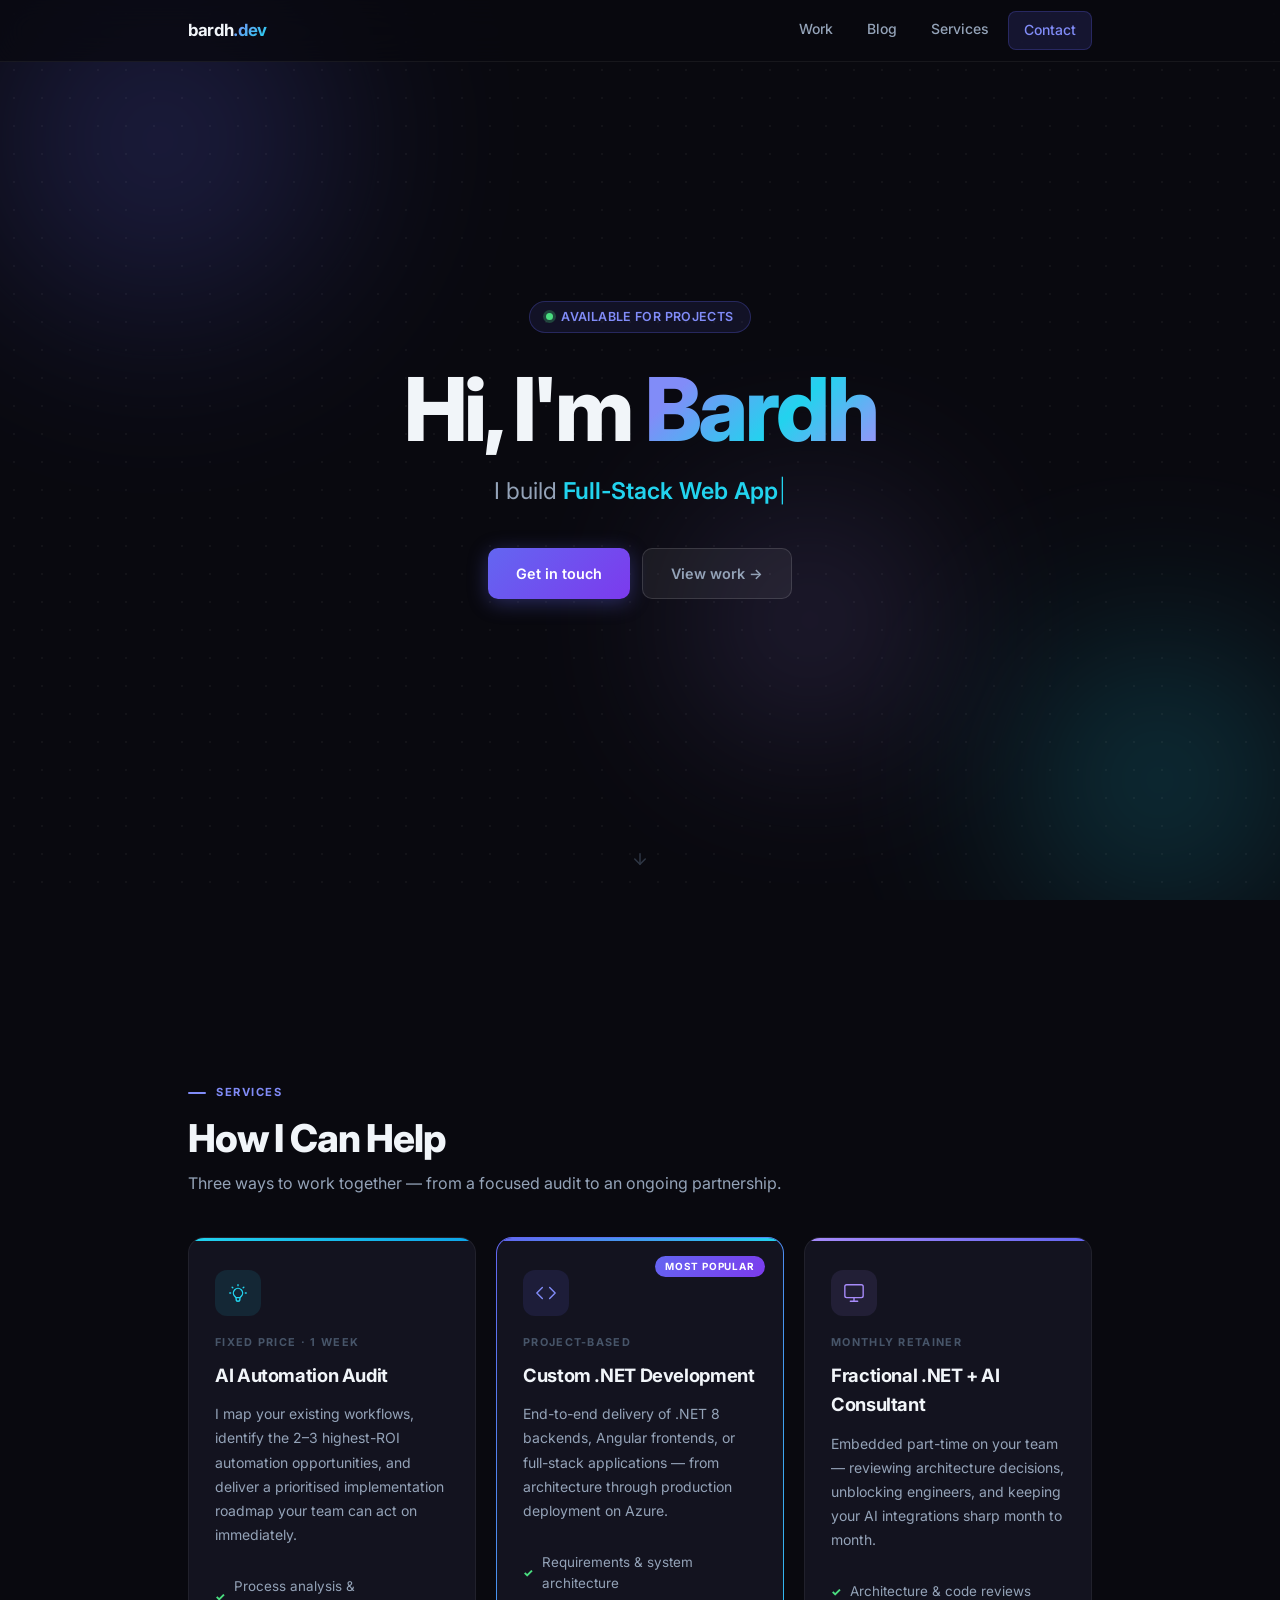
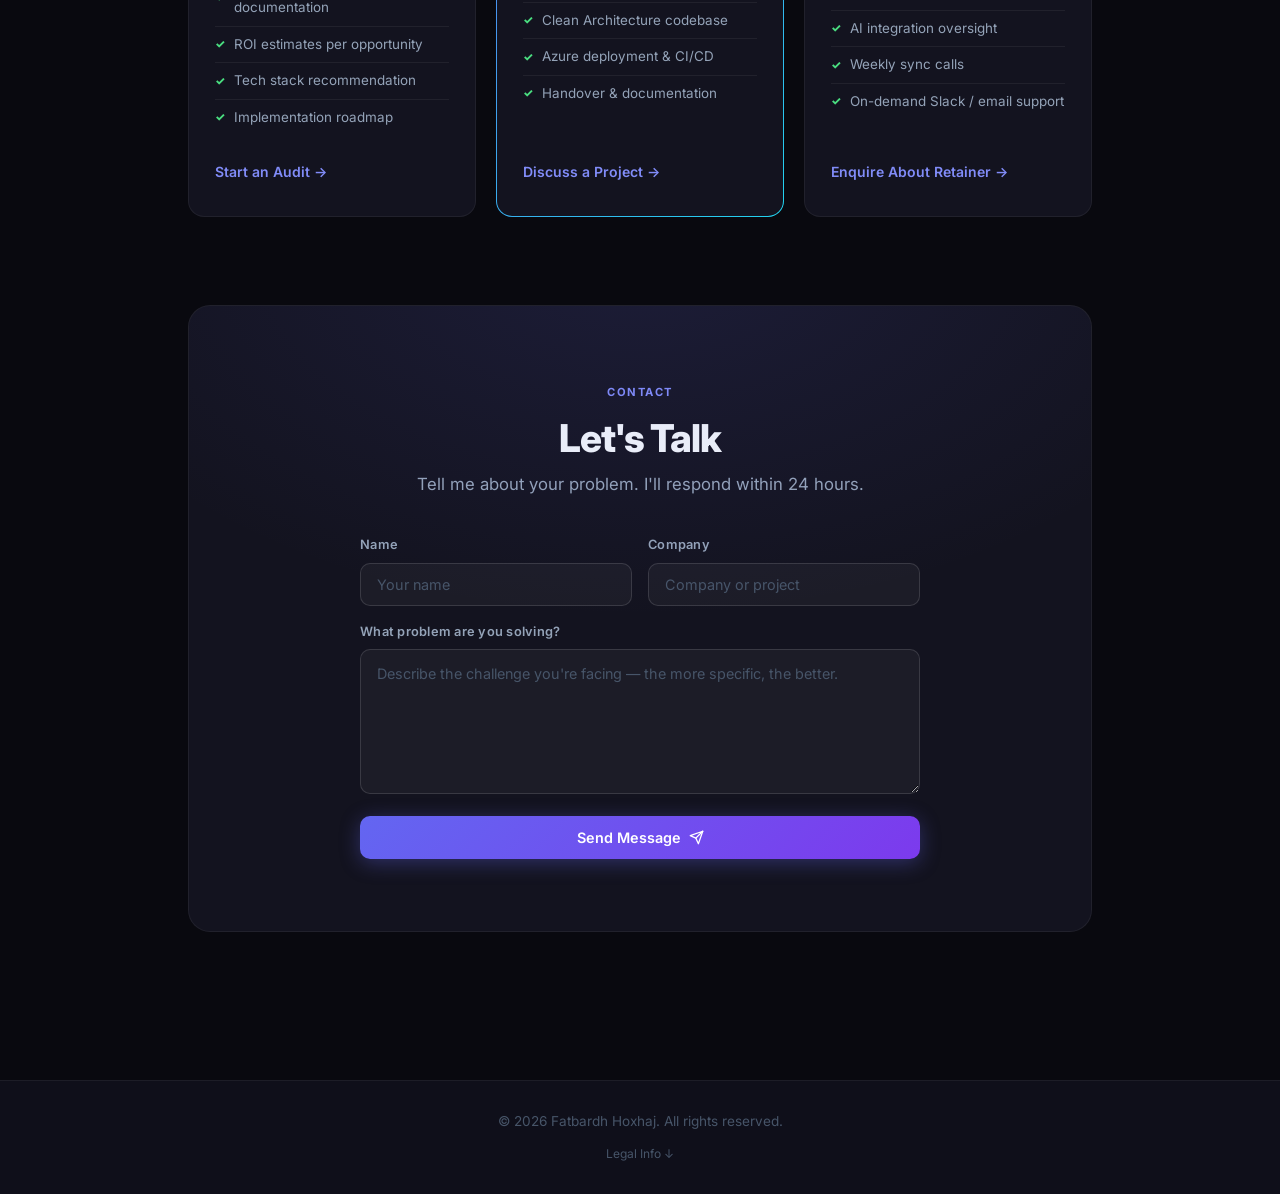
<file: index.html>
<!DOCTYPE html>
<html lang="en">
<head>
    <meta charset="UTF-8">
    <meta name="viewport" content="width=device-width, initial-scale=1.0">
    <title>Bardh DEV | Full-Stack & AI Developer</title>
    <meta name="description" content="Bardh Hoxhaj — Full-Stack developer specialising in .NET, Angular, and AI-powered web applications. Available for projects.">
    <link rel="canonical" href="https://bardh.dev/">
    <link rel="icon" type="image/svg+xml" href="/favicon.svg">

    <meta property="og:type" content="website">
    <meta property="og:title" content="Bardh DEV | Full-Stack & AI Developer">
    <meta property="og:description" content="Bardh Hoxhaj — Full-Stack developer specialising in .NET, Angular, and AI-powered web applications. Available for projects.">
    <meta property="og:url" content="https://bardh.dev/">
    <meta property="og:site_name" content="Bardh DEV">
    <meta name="twitter:card" content="summary">
    <meta name="twitter:title" content="Bardh DEV | Full-Stack & AI Developer">
    <meta name="twitter:description" content="Bardh Hoxhaj — Full-Stack developer specialising in .NET, Angular, and AI-powered web applications. Available for projects.">

    <link rel="preconnect" href="https://fonts.googleapis.com">
    <link rel="preconnect" href="https://fonts.gstatic.com" crossorigin>
    <link href="https://fonts.googleapis.com/css2?family=Inter:wght@400;500;600;700;800&display=swap" rel="stylesheet">
    <link rel="stylesheet" href="style.css">
    <link href="https://unpkg.com/aos@2.3.1/dist/aos.css" rel="stylesheet">

    <!-- Google Analytics -->
    <script async src="https://www.googletagmanager.com/gtag/js?id=G-T2F71G5MZV"></script>
    <script>
        window.dataLayer = window.dataLayer || [];
        function gtag() { dataLayer.push(arguments); }
        gtag('js', new Date());
        gtag('config', 'G-T2F71G5MZV');
    </script>
</head>
<body>

    <!-- Navigation -->
    <nav>
        <div class="nav-inner">
            <a href="/" class="nav-brand">bardh<span>.dev</span></a>
            <ul>
                <li><a href="work.html">Work</a></li>
                <li><a href="blog/">Blog</a></li>
                <li><a href="#services">Services</a></li>
                <li><a href="#contact" class="nav-cta">Contact</a></li>
            </ul>
        </div>
    </nav>

    <!-- Hero Section -->
    <section id="hero">
        <div class="hero-bg">
            <div class="orb orb-1"></div>
            <div class="orb orb-2"></div>
            <div class="orb orb-3"></div>
        </div>

        <div class="hero-content" data-aos="fade-up" data-aos-duration="900">
            <div class="hero-chip">
                <span class="chip-dot"></span>
                Available for projects
            </div>
            <h1>Hi, I'm <span class="gradient-text">Bardh</span></h1>
            <p class="hero-typing">I build <span id="typing-text"></span><span class="cursor">|</span></p>
            <div class="hero-actions">
                <a href="#contact" class="btn btn-primary">Get in touch</a>
                <a href="work.html" class="btn btn-ghost">View work →</a>
            </div>
        </div>

        <a href="#services" class="scroll-indicator" aria-label="Scroll to services">
            <svg width="18" height="18" viewBox="0 0 24 24" fill="none" stroke="currentColor" stroke-width="2" stroke-linecap="round">
                <line x1="12" y1="5" x2="12" y2="19"/><polyline points="19 12 12 19 5 12"/>
            </svg>
        </a>
    </section>

    <!-- Main Content -->
    <main>

        <!-- Services -->
        <section id="services" data-aos="fade-up">
            <div class="section-label">Services</div>
            <h2 class="section-title">How I Can Help</h2>
            <p class="section-sub">Three ways to work together — from a focused audit to an ongoing partnership.</p>

            <div class="services-grid">

                <!-- AI Audit -->
                <div class="service-card" style="--service-bar: linear-gradient(90deg,#22d3ee,#0ea5e9); --icon-bg: rgba(34,211,238,0.1); --icon-color: #22d3ee" data-aos="fade-up" data-aos-delay="0">
                    <div class="service-top-bar"></div>
                    <div class="service-icon">
                        <svg viewBox="0 0 24 24" fill="none" stroke="currentColor" stroke-width="1.5" stroke-linecap="round" stroke-linejoin="round">
                            <path d="M9.663 17h4.673M12 3v1m6.364 1.636-.707.707M21 12h-1M4 12H3m3.343-5.657-.707-.707m2.828 9.9a5 5 0 1 1 7.072 0l-.548.547A3.374 3.374 0 0 0 14 18.469V19a2 2 0 1 1-4 0v-.531c0-.895-.356-1.754-.988-2.386l-.548-.547z"/>
                        </svg>
                    </div>
                    <div class="service-format">Fixed Price · 1 Week</div>
                    <h3>AI Automation Audit</h3>
                    <p>I map your existing workflows, identify the 2–3 highest-ROI automation opportunities, and deliver a prioritised implementation roadmap your team can act on immediately.</p>
                    <ul class="service-includes">
                        <li>Process analysis &amp; documentation</li>
                        <li>ROI estimates per opportunity</li>
                        <li>Tech stack recommendation</li>
                        <li>Implementation roadmap</li>
                    </ul>
                    <a href="#contact" class="service-cta">Start an Audit →</a>
                </div>

                <!-- Custom .NET Dev -->
                <div class="service-card featured" data-aos="fade-up" data-aos-delay="100">
                    <div class="service-top-bar featured-bar"></div>
                    <div class="service-featured-badge">Most Popular</div>
                    <div class="service-icon" style="--icon-bg: rgba(99,102,241,0.12); --icon-color: #818cf8">
                        <svg viewBox="0 0 24 24" fill="none" stroke="currentColor" stroke-width="1.5" stroke-linecap="round" stroke-linejoin="round">
                            <polyline points="16 18 22 12 16 6"/><polyline points="8 6 2 12 8 18"/>
                        </svg>
                    </div>
                    <div class="service-format">Project-Based</div>
                    <h3>Custom .NET Development</h3>
                    <p>End-to-end delivery of .NET 8 backends, Angular frontends, or full-stack applications — from architecture through production deployment on Azure.</p>
                    <ul class="service-includes">
                        <li>Requirements &amp; system architecture</li>
                        <li>Clean Architecture codebase</li>
                        <li>Azure deployment &amp; CI/CD</li>
                        <li>Handover &amp; documentation</li>
                    </ul>
                    <a href="#contact" class="service-cta">Discuss a Project →</a>
                </div>

                <!-- Fractional Consultant -->
                <div class="service-card" style="--service-bar: linear-gradient(90deg,#a78bfa,#6366f1); --icon-bg: rgba(167,139,250,0.1); --icon-color: #a78bfa" data-aos="fade-up" data-aos-delay="200">
                    <div class="service-top-bar"></div>
                    <div class="service-icon">
                        <svg viewBox="0 0 24 24" fill="none" stroke="currentColor" stroke-width="1.5" stroke-linecap="round" stroke-linejoin="round">
                            <rect x="2" y="3" width="20" height="14" rx="2"/><line x1="8" y1="21" x2="16" y2="21"/><line x1="12" y1="17" x2="12" y2="21"/>
                        </svg>
                    </div>
                    <div class="service-format">Monthly Retainer</div>
                    <h3>Fractional .NET + AI Consultant</h3>
                    <p>Embedded part-time on your team — reviewing architecture decisions, unblocking engineers, and keeping your AI integrations sharp month to month.</p>
                    <ul class="service-includes">
                        <li>Architecture &amp; code reviews</li>
                        <li>AI integration oversight</li>
                        <li>Weekly sync calls</li>
                        <li>On-demand Slack / email support</li> 
                    </ul>
                    <a href="#contact" class="service-cta">Enquire About Retainer →</a>
                </div>

            </div>
        </section>

        <!-- Contact -->
        <section id="contact" data-aos="fade-up">
            <div class="contact-card">
                <div class="contact-glow"></div>
                <div class="section-label centered">Contact</div>
                <h2 class="section-title centered">Let's Talk</h2>
                <p class="contact-sub">Tell me about your problem. I'll respond within 24 hours.</p>

                <form class="contact-form" id="contactForm" novalidate>
                    <div class="form-row">
                        <div class="form-group">
                            <label for="fname">Name</label>
                            <input type="text" id="fname" name="name" placeholder="Your name" required>
                        </div>
                        <div class="form-group">
                            <label for="company">Company</label>
                            <input type="text" id="company" name="company" placeholder="Company or project">
                        </div>
                    </div>
                    <div class="form-group">
                        <label for="problem">What problem are you solving?</label>
                        <textarea id="problem" name="problem" rows="5" placeholder="Describe the challenge you're facing — the more specific, the better." required></textarea>
                    </div>
                    <button type="submit" class="btn btn-primary form-submit">
                        Send Message
                        <svg width="15" height="15" viewBox="0 0 24 24" fill="none" stroke="currentColor" stroke-width="2" stroke-linecap="round" stroke-linejoin="round">
                            <line x1="22" y1="2" x2="11" y2="13"/><polygon points="22 2 15 22 11 13 2 9 22 2"/>
                        </svg>
                    </button>
                    <p class="form-note" id="formNote" hidden></p>
                </form>
            </div>
        </section>

    </main> 

    <!-- Back to Top Button -->
    <button id="backToTop" title="Back to Top">↑</button>

    <!-- Footer -->
    <footer>
        <p>© 2026 Fatbardh Hoxhaj. All rights reserved.</p>
        <details class="legal-details">
            <summary>Legal Info ↓</summary>
            <div class="business-info">
                <p><strong>NIPT:</strong> M61316013C &nbsp;·&nbsp; <strong>Subjekti:</strong> Fatbardh Hoxhaj</p>
                <p>Rruga Prokop Mima, Ndërtesa 45, Shkalla A, Kati 8, Ap. 1A, 1019 Tiranë</p>
                <p><a href="mailto:fatbardh.hoxhaj@outlook.com">fatbardh.hoxhaj@outlook.com</a></p>
            </div>
        </details>
    </footer>

    <!-- AOS.js -->
    <script src="https://unpkg.com/aos@2.3.1/dist/aos.js"></script>
    <script>AOS.init({ duration: 750, once: true, offset: 60 });</script>

    <!-- Custom Script -->
    <script src="script.js"></script>
</body>
</html>
</file>
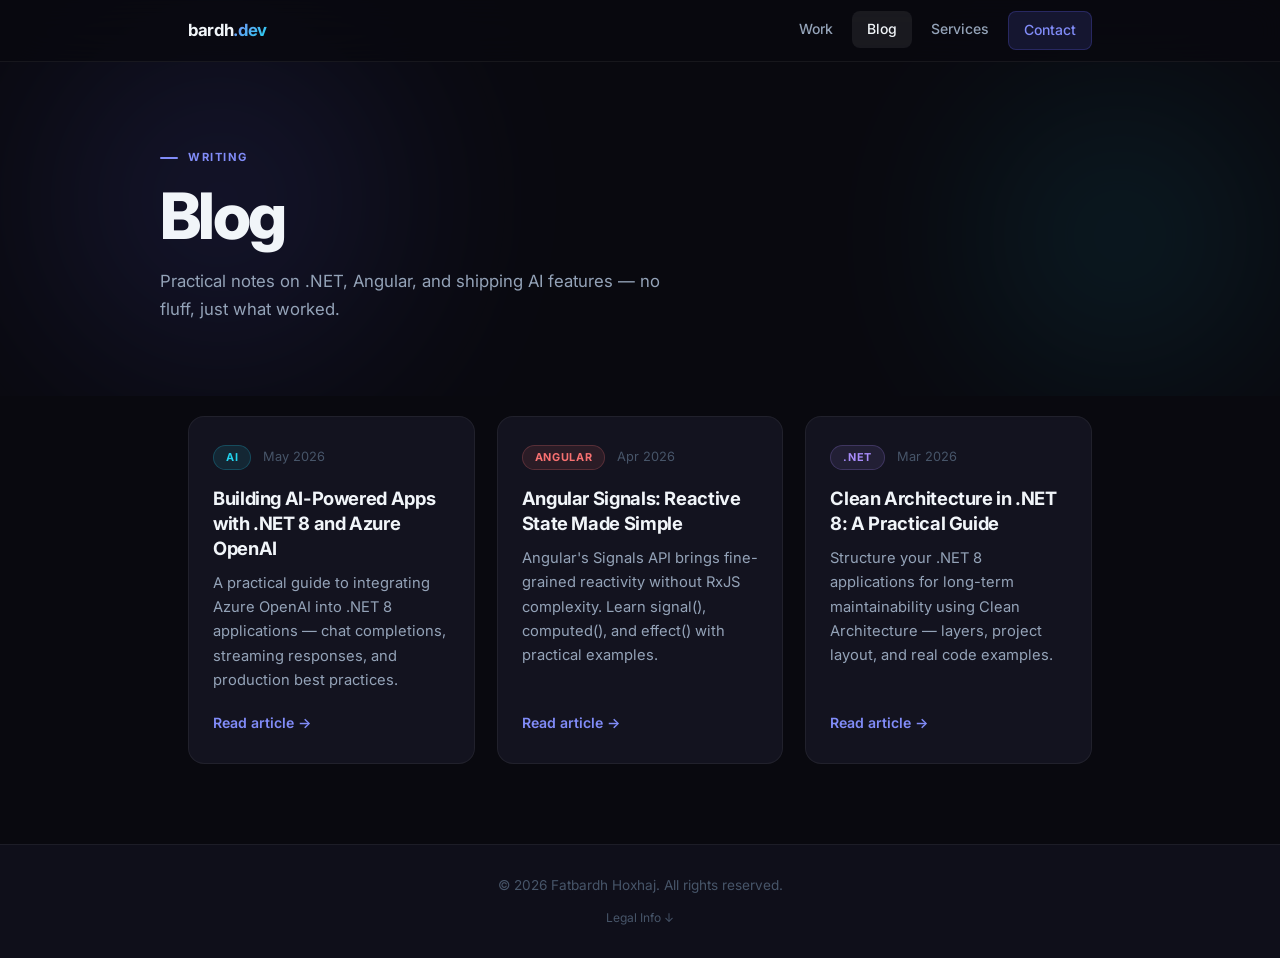
<file: blog/index.html>
<!DOCTYPE html>
<html lang="en">
<head>
    <meta charset="UTF-8">
    <meta name="viewport" content="width=device-width, initial-scale=1.0">
    <title>Blog | Bardh DEV</title>
    <meta name="description" content="Practical write-ups on .NET, Angular, and AI-powered application development.">
    <link rel="canonical" href="https://bardh.dev/blog/">
    <link rel="icon" type="image/svg+xml" href="/favicon.svg">

    <meta property="og:type" content="website">
    <meta property="og:title" content="Blog | Bardh DEV">
    <meta property="og:description" content="Practical write-ups on .NET, Angular, and AI-powered application development.">
    <meta property="og:url" content="https://bardh.dev/blog/">
    <meta property="og:site_name" content="Bardh DEV">
    <meta name="twitter:card" content="summary">
    <meta name="twitter:title" content="Blog | Bardh DEV">
    <meta name="twitter:description" content="Practical write-ups on .NET, Angular, and AI-powered application development.">

    <link rel="preconnect" href="https://fonts.googleapis.com">
    <link rel="preconnect" href="https://fonts.gstatic.com" crossorigin>
    <link href="https://fonts.googleapis.com/css2?family=Inter:wght@400;500;600;700;800&display=swap" rel="stylesheet">
    <link rel="stylesheet" href="../style.css">
    <link rel="stylesheet" href="../work.css">
    <link rel="stylesheet" href="blog.css">
    <link href="https://unpkg.com/aos@2.3.1/dist/aos.css" rel="stylesheet">
</head>
<body>

    <!-- Navigation -->
    <nav>
        <div class="nav-inner">
            <a href="/" class="nav-brand">bardh<span>.dev</span></a>
            <ul>
                <li><a href="/work.html">Work</a></li>
                <li><a href="/blog/" class="nav-active">Blog</a></li>
                <li><a href="/#services">Services</a></li>
                <li><a href="/#contact" class="nav-cta">Contact</a></li>
            </ul>
        </div>
    </nav>

    <!-- Page Hero -->
    <header class="work-hero">
        <div class="hero-bg">
            <div class="orb orb-1"></div>
            <div class="orb orb-2"></div>
        </div>
        <div class="work-hero-content" data-aos="fade-up" data-aos-duration="800">
            <div class="section-label">Writing</div>
            <h1>Blog</h1>
            <p>Practical notes on .NET, Angular, and shipping AI features — no fluff, just what worked.</p>
        </div>
    </header>

    <main class="work-main">
        <div class="blog-grid">

            <a href="ai-dotnet-azure-openai.html" class="blog-card" data-aos="fade-up" data-aos-delay="0">
                <div class="blog-card-meta">
                    <span class="blog-tag tag-ai">AI</span>
                    <span class="blog-date">May 2026</span>
                </div>
                <h2>Building AI-Powered Apps with .NET 8 and Azure OpenAI</h2>
                <p>A practical guide to integrating Azure OpenAI into .NET 8 applications — chat completions, streaming responses, and production best practices.</p>
                <span class="blog-card-link">Read article →</span>
            </a>

            <a href="angular-signals.html" class="blog-card" data-aos="fade-up" data-aos-delay="100">
                <div class="blog-card-meta">
                    <span class="blog-tag tag-angular">Angular</span>
                    <span class="blog-date">Apr 2026</span>
                </div>
                <h2>Angular Signals: Reactive State Made Simple</h2>
                <p>Angular's Signals API brings fine-grained reactivity without RxJS complexity. Learn signal(), computed(), and effect() with practical examples.</p>
                <span class="blog-card-link">Read article →</span>
            </a>

            <a href="clean-architecture-dotnet.html" class="blog-card" data-aos="fade-up" data-aos-delay="200">
                <div class="blog-card-meta">
                    <span class="blog-tag tag-dotnet">.NET</span>
                    <span class="blog-date">Mar 2026</span>
                </div>
                <h2>Clean Architecture in .NET 8: A Practical Guide</h2>
                <p>Structure your .NET 8 applications for long-term maintainability using Clean Architecture — layers, project layout, and real code examples.</p>
                <span class="blog-card-link">Read article →</span>
            </a>

        </div>
    </main>

    <!-- Footer -->
    <footer>
        <p>© 2026 Fatbardh Hoxhaj. All rights reserved.</p>
        <details class="legal-details">
            <summary>Legal Info ↓</summary>
            <div class="business-info">
                <p><strong>NIPT:</strong> M61316013C &nbsp;·&nbsp; <strong>Subjekti:</strong> Fatbardh Hoxhaj</p>
                <p>Rruga Prokop Mima, Ndërtesa 45, Shkalla A, Kati 8, Ap. 1A, 1019 Tiranë</p>
                <p><a href="mailto:fatbardh.hoxhaj@outlook.com">fatbardh.hoxhaj@outlook.com</a></p>
            </div>
        </details>
    </footer>

    <button id="backToTop" title="Back to Top">↑</button>

    <script src="https://unpkg.com/aos@2.3.1/dist/aos.js"></script>
    <script>AOS.init({ duration: 750, once: true, offset: 60 });</script>
    <script src="../script.js"></script>
</body>
</html>
</file>
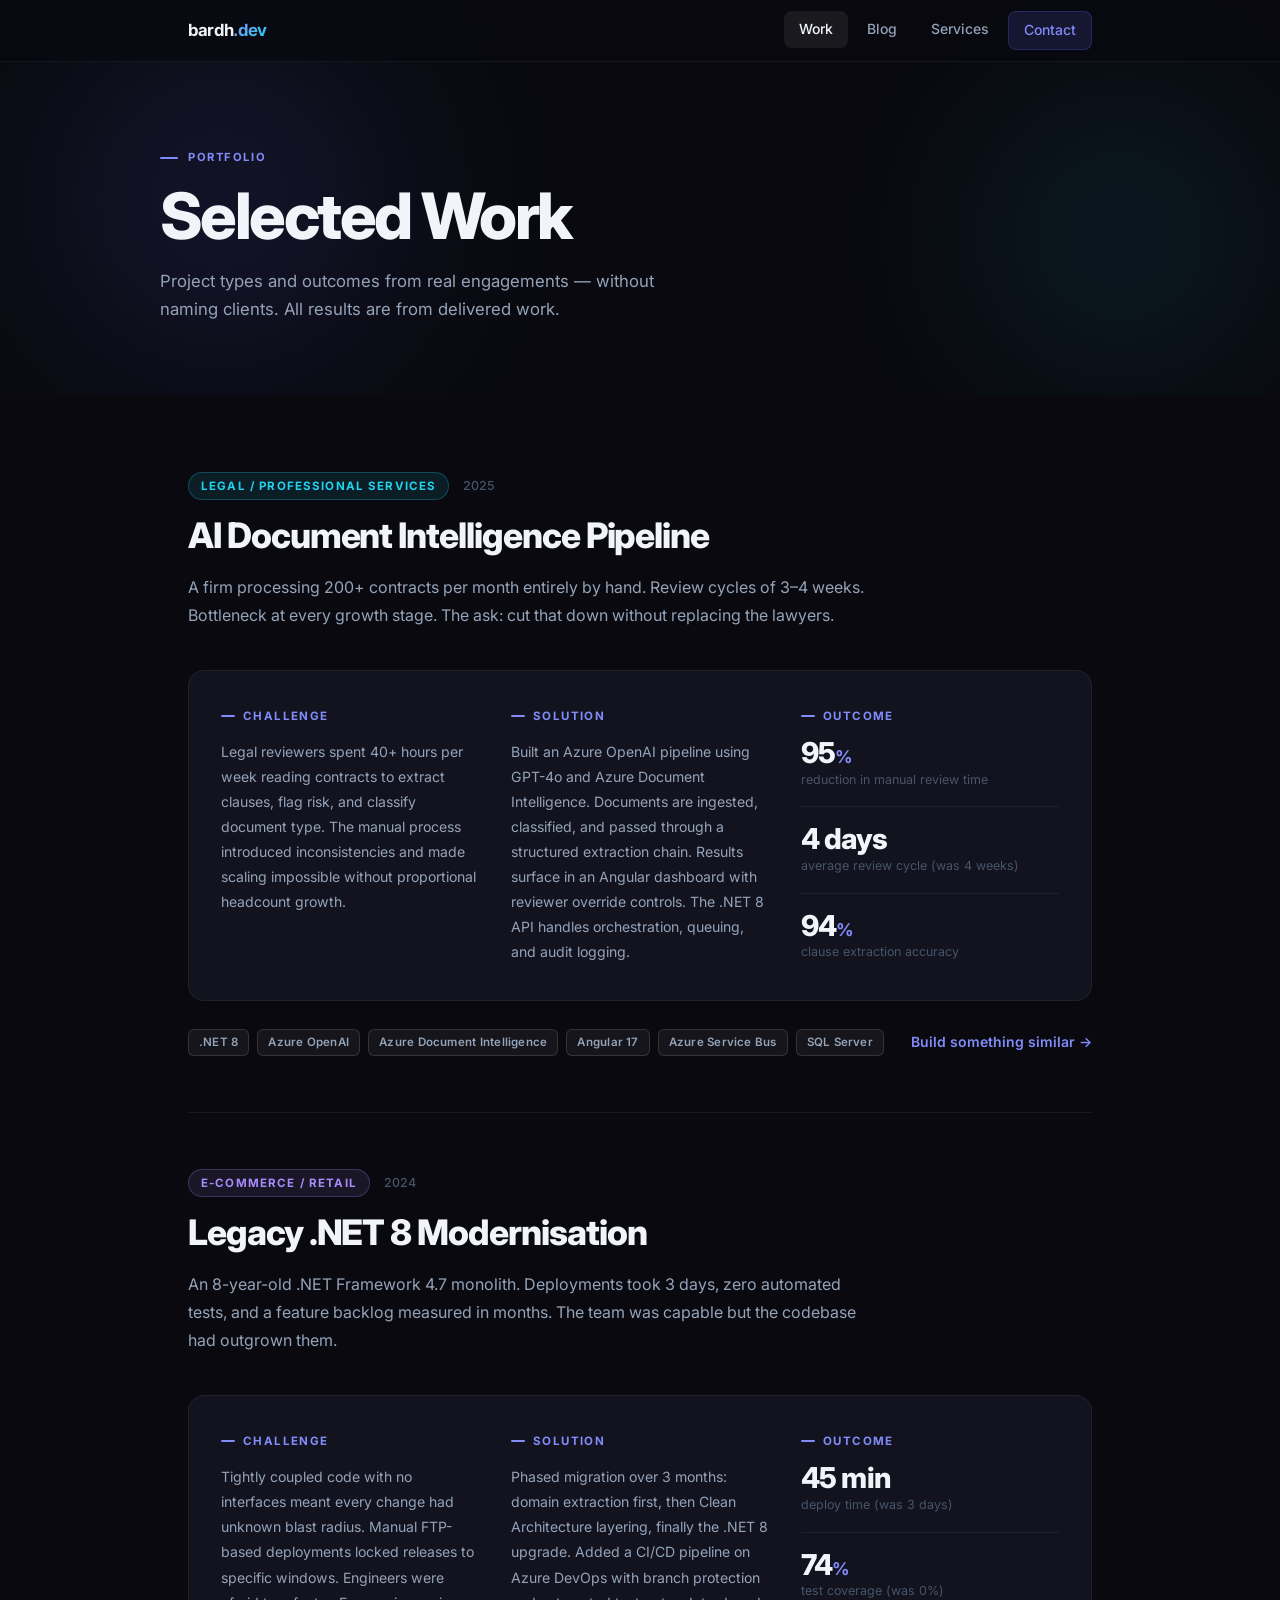
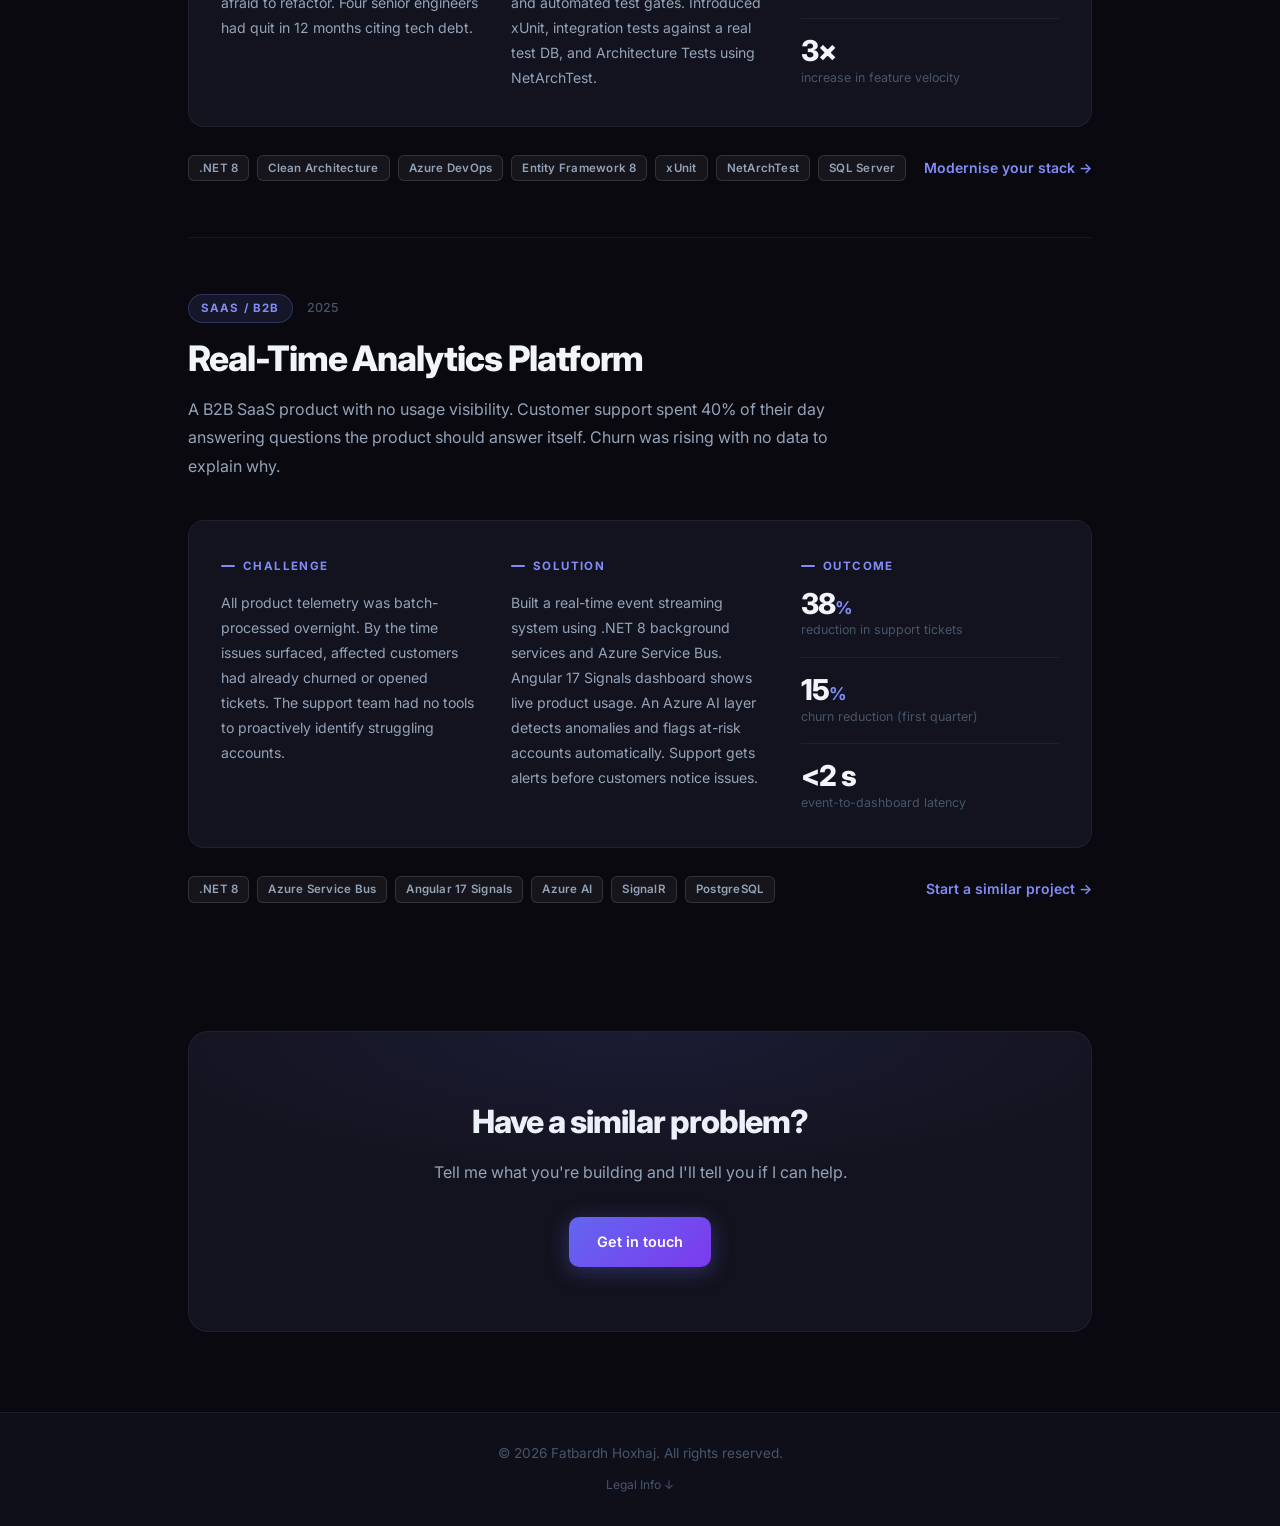
<file: work.html>
<!DOCTYPE html>
<html lang="en">
<head>
    <meta charset="UTF-8">
    <meta name="viewport" content="width=device-width, initial-scale=1.0">
    <title>Selected Work | Bardh DEV</title>
    <meta name="description" content="Case studies — AI pipelines, .NET modernisation, and real-time analytics platforms built by Bardh Hoxhaj.">
    <link rel="canonical" href="https://bardh.dev/work.html">
    <link rel="icon" type="image/svg+xml" href="/favicon.svg">

    <meta property="og:type" content="website">
    <meta property="og:title" content="Selected Work | Bardh DEV">
    <meta property="og:description" content="Case studies — AI pipelines, .NET modernisation, and real-time analytics platforms built by Bardh Hoxhaj.">
    <meta property="og:url" content="https://bardh.dev/work.html">
    <meta property="og:site_name" content="Bardh DEV">
    <meta name="twitter:card" content="summary">
    <meta name="twitter:title" content="Selected Work | Bardh DEV">
    <meta name="twitter:description" content="Case studies — AI pipelines, .NET modernisation, and real-time analytics platforms built by Bardh Hoxhaj.">

    <link rel="preconnect" href="https://fonts.googleapis.com">
    <link rel="preconnect" href="https://fonts.gstatic.com" crossorigin>
    <link href="https://fonts.googleapis.com/css2?family=Inter:wght@400;500;600;700;800&display=swap" rel="stylesheet">
    <link rel="stylesheet" href="style.css">
    <link rel="stylesheet" href="work.css">
    <link href="https://unpkg.com/aos@2.3.1/dist/aos.css" rel="stylesheet">
</head>
<body>

    <!-- Navigation -->
    <nav>
        <div class="nav-inner">
            <a href="/" class="nav-brand">bardh<span>.dev</span></a>
            <ul>
                <li><a href="work.html" class="nav-active">Work</a></li>
                <li><a href="/blog/">Blog</a></li>
                <li><a href="/#services">Services</a></li>
                <li><a href="/#contact" class="nav-cta">Contact</a></li>
            </ul>
        </div>
    </nav>

    <!-- Page Hero -->
    <header class="work-hero">
        <div class="hero-bg">
            <div class="orb orb-1"></div>
            <div class="orb orb-2"></div>
        </div>
        <div class="work-hero-content" data-aos="fade-up" data-aos-duration="800">
            <div class="section-label">Portfolio</div>
            <h1>Selected Work</h1>
            <p>Project types and outcomes from real engagements — without naming clients. All results are from delivered work.</p>
        </div>
    </header>

    <main class="work-main">

        <!-- Case Study 1: AI Document Intelligence -->
        <article class="case-study" data-aos="fade-up">
            <div class="cs-header">
                <div class="cs-meta">
                    <span class="cs-industry" style="--ind-color:#22d3ee">Legal / Professional Services</span>
                    <span class="cs-year">2025</span>
                </div>
                <h2>AI Document Intelligence Pipeline</h2>
                <p class="cs-intro">A firm processing 200+ contracts per month entirely by hand. Review cycles of 3–4 weeks. Bottleneck at every growth stage. The ask: cut that down without replacing the lawyers.</p>
            </div>

            <div class="cs-cols">
                <div class="cs-col">
                    <h3>Challenge</h3>
                    <p>Legal reviewers spent 40+ hours per week reading contracts to extract clauses, flag risk, and classify document type. The manual process introduced inconsistencies and made scaling impossible without proportional headcount growth.</p>
                </div>
                <div class="cs-col">
                    <h3>Solution</h3>
                    <p>Built an Azure OpenAI pipeline using GPT-4o and Azure Document Intelligence. Documents are ingested, classified, and passed through a structured extraction chain. Results surface in an Angular dashboard with reviewer override controls. The .NET 8 API handles orchestration, queuing, and audit logging.</p>
                </div>
                <div class="cs-col">
                    <h3>Outcome</h3>
                    <ul class="cs-metrics">
                        <li>
                            <span class="metric-num">95<span class="metric-unit">%</span></span>
                            <span class="metric-label">reduction in manual review time</span>
                        </li>
                        <li>
                            <span class="metric-num">4 days</span>
                            <span class="metric-label">average review cycle (was 4 weeks)</span>
                        </li>
                        <li>
                            <span class="metric-num">94<span class="metric-unit">%</span></span>
                            <span class="metric-label">clause extraction accuracy</span>
                        </li>
                    </ul>
                </div>
            </div>

            <div class="cs-footer">
                <div class="cs-stack">
                    <span class="stack-tag">.NET 8</span>
                    <span class="stack-tag">Azure OpenAI</span>
                    <span class="stack-tag">Azure Document Intelligence</span>
                    <span class="stack-tag">Angular 17</span>
                    <span class="stack-tag">Azure Service Bus</span>
                    <span class="stack-tag">SQL Server</span>
                </div>
                <a href="/#contact" class="cs-cta">Build something similar →</a>
            </div>
        </article>

        <div class="cs-divider"></div>

        <!-- Case Study 2: .NET Modernisation -->
        <article class="case-study" data-aos="fade-up">
            <div class="cs-header">
                <div class="cs-meta">
                    <span class="cs-industry" style="--ind-color:#a78bfa">E-commerce / Retail</span>
                    <span class="cs-year">2024</span>
                </div>
                <h2>Legacy .NET 8 Modernisation</h2>
                <p class="cs-intro">An 8-year-old .NET Framework 4.7 monolith. Deployments took 3 days, zero automated tests, and a feature backlog measured in months. The team was capable but the codebase had outgrown them.</p>
            </div>

            <div class="cs-cols">
                <div class="cs-col">
                    <h3>Challenge</h3>
                    <p>Tightly coupled code with no interfaces meant every change had unknown blast radius. Manual FTP-based deployments locked releases to specific windows. Engineers were afraid to refactor. Four senior engineers had quit in 12 months citing tech debt.</p>
                </div>
                <div class="cs-col">
                    <h3>Solution</h3>
                    <p>Phased migration over 3 months: domain extraction first, then Clean Architecture layering, finally the .NET 8 upgrade. Added a CI/CD pipeline on Azure DevOps with branch protection and automated test gates. Introduced xUnit, integration tests against a real test DB, and Architecture Tests using NetArchTest.</p>
                </div>
                <div class="cs-col">
                    <h3>Outcome</h3>
                    <ul class="cs-metrics">
                        <li>
                            <span class="metric-num">45 min</span>
                            <span class="metric-label">deploy time (was 3 days)</span>
                        </li>
                        <li>
                            <span class="metric-num">74<span class="metric-unit">%</span></span>
                            <span class="metric-label">test coverage (was 0%)</span>
                        </li>
                        <li>
                            <span class="metric-num">3×</span>
                            <span class="metric-label">increase in feature velocity</span>
                        </li>
                    </ul>
                </div>
            </div>

            <div class="cs-footer">
                <div class="cs-stack">
                    <span class="stack-tag">.NET 8</span>
                    <span class="stack-tag">Clean Architecture</span>
                    <span class="stack-tag">Azure DevOps</span>
                    <span class="stack-tag">Entity Framework 8</span>
                    <span class="stack-tag">xUnit</span>
                    <span class="stack-tag">NetArchTest</span>
                    <span class="stack-tag">SQL Server</span>
                </div>
                <a href="/#contact" class="cs-cta">Modernise your stack →</a>
            </div>
        </article>

        <div class="cs-divider"></div>

        <!-- Case Study 3: Real-Time Analytics -->
        <article class="case-study" data-aos="fade-up">
            <div class="cs-header">
                <div class="cs-meta">
                    <span class="cs-industry" style="--ind-color:#818cf8">SaaS / B2B</span>
                    <span class="cs-year">2025</span>
                </div>
                <h2>Real-Time Analytics Platform</h2>
                <p class="cs-intro">A B2B SaaS product with no usage visibility. Customer support spent 40% of their day answering questions the product should answer itself. Churn was rising with no data to explain why.</p>
            </div>

            <div class="cs-cols">
                <div class="cs-col">
                    <h3>Challenge</h3>
                    <p>All product telemetry was batch-processed overnight. By the time issues surfaced, affected customers had already churned or opened tickets. The support team had no tools to proactively identify struggling accounts.</p>
                </div>
                <div class="cs-col">
                    <h3>Solution</h3>
                    <p>Built a real-time event streaming system using .NET 8 background services and Azure Service Bus. Angular 17 Signals dashboard shows live product usage. An Azure AI layer detects anomalies and flags at-risk accounts automatically. Support gets alerts before customers notice issues.</p>
                </div>
                <div class="cs-col">
                    <h3>Outcome</h3>
                    <ul class="cs-metrics">
                        <li>
                            <span class="metric-num">38<span class="metric-unit">%</span></span>
                            <span class="metric-label">reduction in support tickets</span>
                        </li>
                        <li>
                            <span class="metric-num">15<span class="metric-unit">%</span></span>
                            <span class="metric-label">churn reduction (first quarter)</span>
                        </li>
                        <li>
                            <span class="metric-num">&lt;2 s</span>
                            <span class="metric-label">event-to-dashboard latency</span>
                        </li>
                    </ul>
                </div>
            </div>

            <div class="cs-footer">
                <div class="cs-stack">
                    <span class="stack-tag">.NET 8</span>
                    <span class="stack-tag">Azure Service Bus</span>
                    <span class="stack-tag">Angular 17 Signals</span>
                    <span class="stack-tag">Azure AI</span>
                    <span class="stack-tag">SignalR</span>
                    <span class="stack-tag">PostgreSQL</span>
                </div>
                <a href="/#contact" class="cs-cta">Start a similar project →</a>
            </div>
        </article>

        <!-- CTA -->
        <div class="work-cta-block" data-aos="fade-up">
            <h2>Have a similar problem?</h2>
            <p>Tell me what you're building and I'll tell you if I can help.</p>
            <a href="/#contact" class="btn btn-primary">Get in touch</a>
        </div>

    </main>

    <!-- Footer -->
    <footer>
        <p>© 2026 Fatbardh Hoxhaj. All rights reserved.</p>
        <details class="legal-details">
            <summary>Legal Info ↓</summary>
            <div class="business-info">
                <p><strong>NIPT:</strong> M61316013C &nbsp;·&nbsp; <strong>Subjekti:</strong> Fatbardh Hoxhaj</p>
                <p>Rruga Prokop Mima, Ndërtesa 45, Shkalla A, Kati 8, Ap. 1A, 1019 Tiranë</p>
                <p><a href="mailto:fatbardh.hoxhaj@outlook.com">fatbardh.hoxhaj@outlook.com</a></p>
            </div>
        </details>
    </footer>

    <button id="backToTop" title="Back to Top">↑</button>

    <script src="https://unpkg.com/aos@2.3.1/dist/aos.js"></script>
    <script>AOS.init({ duration: 750, once: true, offset: 60 });</script>
    <script src="script.js"></script>
</body>
</html>
</file>
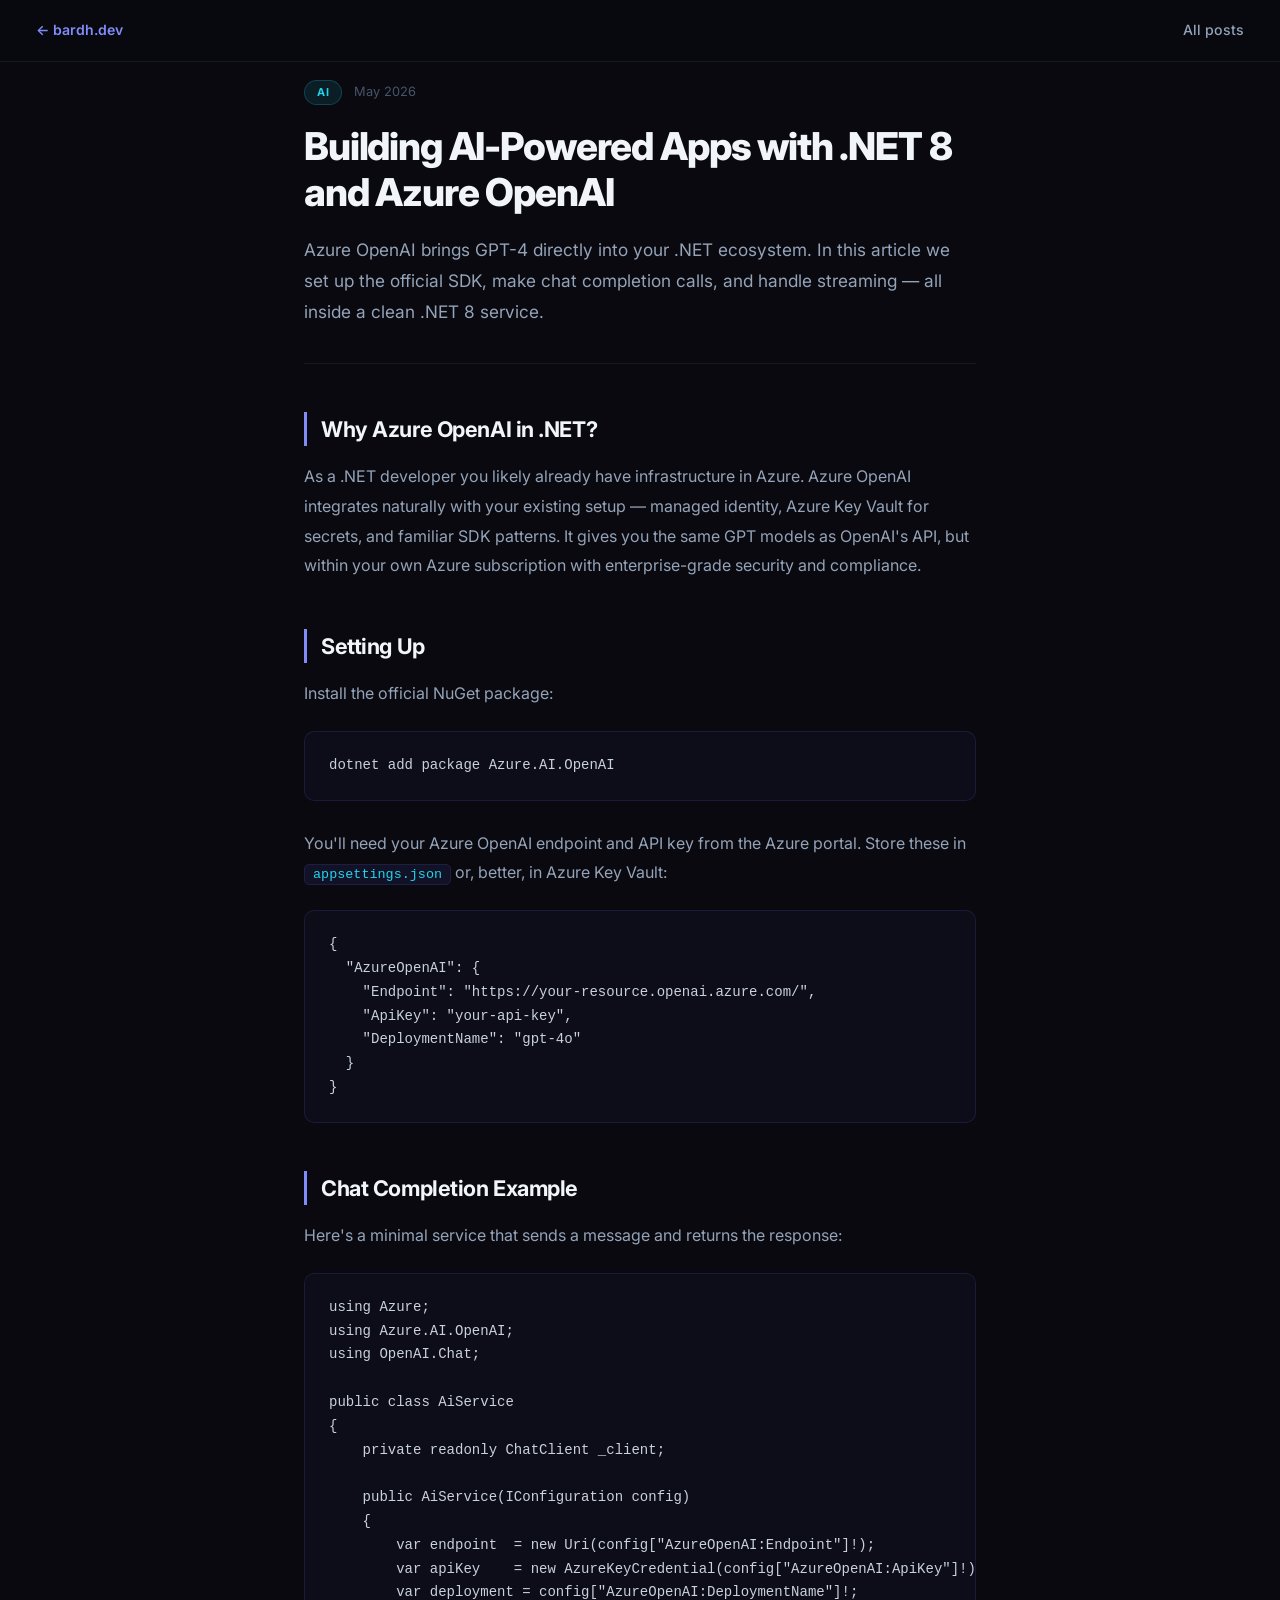
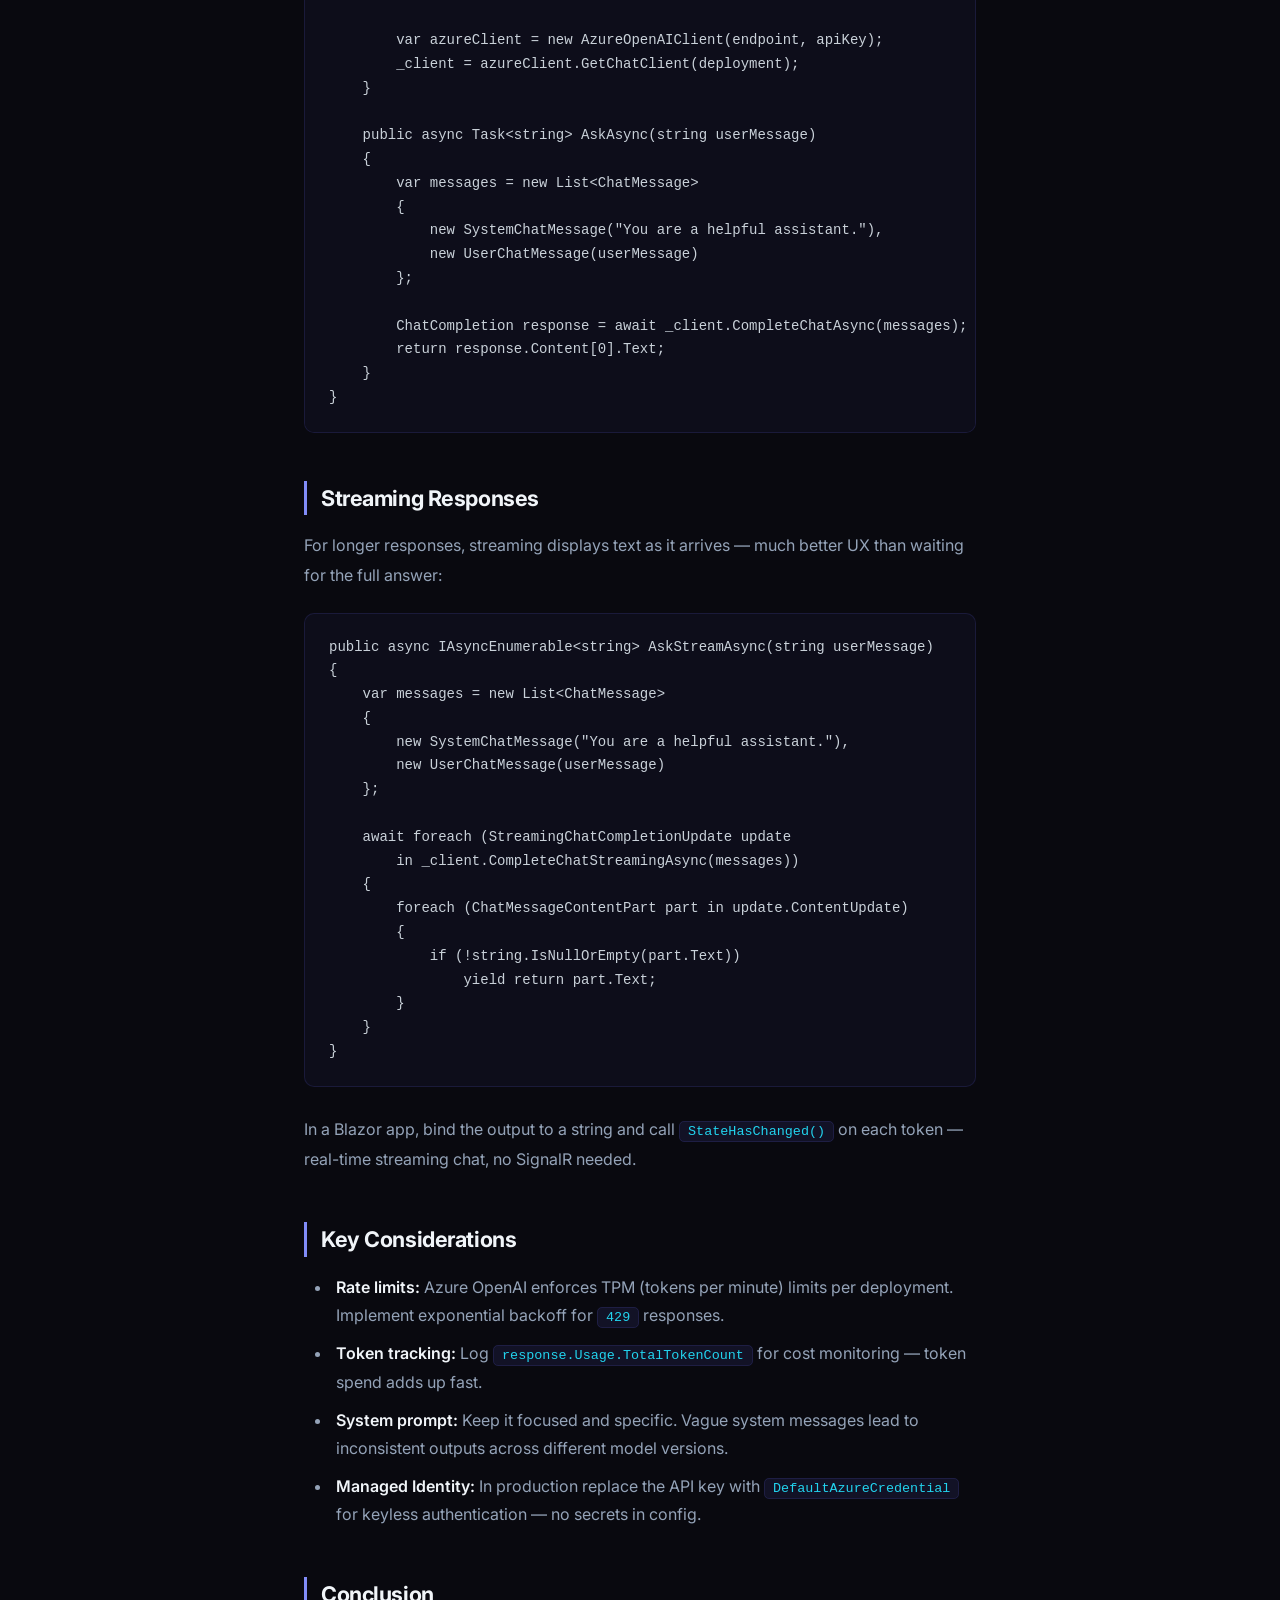
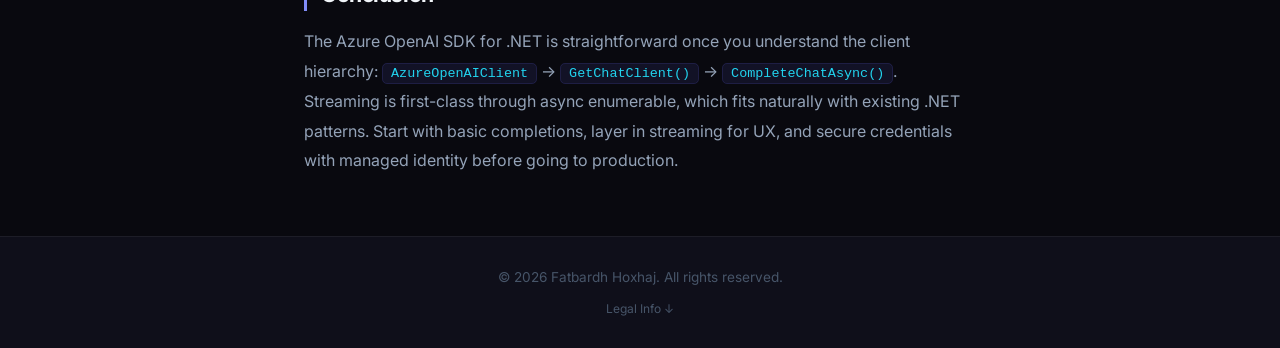
<file: blog/ai-dotnet-azure-openai.html>
<!DOCTYPE html>
<html lang="en">
<head>
    <meta charset="UTF-8">
    <meta name="viewport" content="width=device-width, initial-scale=1.0">
    <title>Building AI-Powered Apps with .NET 8 and Azure OpenAI | Bardh DEV</title>
    <meta name="description" content="A practical guide to integrating Azure OpenAI into .NET 8 applications — chat completions, streaming responses, and production best practices.">
    <link rel="canonical" href="https://bardh.dev/blog/ai-dotnet-azure-openai.html">
    <link rel="icon" type="image/svg+xml" href="/favicon.svg">

    <meta property="og:type" content="article">
    <meta property="og:title" content="Building AI-Powered Apps with .NET 8 and Azure OpenAI">
    <meta property="og:description" content="A practical guide to integrating Azure OpenAI into .NET 8 applications — chat completions, streaming responses, and production best practices.">
    <meta property="og:url" content="https://bardh.dev/blog/ai-dotnet-azure-openai.html">
    <meta property="og:site_name" content="Bardh DEV">
    <meta name="twitter:card" content="summary">
    <meta name="twitter:title" content="Building AI-Powered Apps with .NET 8 and Azure OpenAI">
    <meta name="twitter:description" content="A practical guide to integrating Azure OpenAI into .NET 8 applications — chat completions, streaming responses, and production best practices.">

    <link rel="preconnect" href="https://fonts.googleapis.com">
    <link rel="preconnect" href="https://fonts.gstatic.com" crossorigin>
    <link href="https://fonts.googleapis.com/css2?family=Inter:wght@400;500;600;700;800&display=swap" rel="stylesheet">
    <link rel="stylesheet" href="../style.css">
    <link rel="stylesheet" href="blog.css">
</head>
<body>

    <nav class="blog-nav">
        <a href="/" class="back-home">← bardh.dev</a>
        <a href="/blog/" class="all-posts">All posts</a>
    </nav>

    <article class="blog-article">
        <header class="article-header">
            <div class="article-meta">
                <span class="blog-tag tag-ai">AI</span>
                <span class="blog-date">May 2026</span>
            </div>
            <h1>Building AI-Powered Apps with .NET 8 and Azure OpenAI</h1>
            <p class="article-intro">Azure OpenAI brings GPT-4 directly into your .NET ecosystem. In this article we set up the official SDK, make chat completion calls, and handle streaming — all inside a clean .NET 8 service.</p>
        </header>

        <div class="article-content">

            <h2>Why Azure OpenAI in .NET?</h2>
            <p>As a .NET developer you likely already have infrastructure in Azure. Azure OpenAI integrates naturally with your existing setup — managed identity, Azure Key Vault for secrets, and familiar SDK patterns. It gives you the same GPT models as OpenAI's API, but within your own Azure subscription with enterprise-grade security and compliance.</p>

            <h2>Setting Up</h2>
            <p>Install the official NuGet package:</p>
            <pre><code>dotnet add package Azure.AI.OpenAI</code></pre>
            <p>You'll need your Azure OpenAI endpoint and API key from the Azure portal. Store these in <code>appsettings.json</code> or, better, in Azure Key Vault:</p>
            <pre><code>{
  "AzureOpenAI": {
    "Endpoint": "https://your-resource.openai.azure.com/",
    "ApiKey": "your-api-key",
    "DeploymentName": "gpt-4o"
  }
}</code></pre>

            <h2>Chat Completion Example</h2>
            <p>Here's a minimal service that sends a message and returns the response:</p>
            <pre><code>using Azure;
using Azure.AI.OpenAI;
using OpenAI.Chat;

public class AiService
{
    private readonly ChatClient _client;

    public AiService(IConfiguration config)
    {
        var endpoint  = new Uri(config["AzureOpenAI:Endpoint"]!);
        var apiKey    = new AzureKeyCredential(config["AzureOpenAI:ApiKey"]!);
        var deployment = config["AzureOpenAI:DeploymentName"]!;

        var azureClient = new AzureOpenAIClient(endpoint, apiKey);
        _client = azureClient.GetChatClient(deployment);
    }

    public async Task&lt;string&gt; AskAsync(string userMessage)
    {
        var messages = new List&lt;ChatMessage&gt;
        {
            new SystemChatMessage("You are a helpful assistant."),
            new UserChatMessage(userMessage)
        };

        ChatCompletion response = await _client.CompleteChatAsync(messages);
        return response.Content[0].Text;
    }
}</code></pre>

            <h2>Streaming Responses</h2>
            <p>For longer responses, streaming displays text as it arrives — much better UX than waiting for the full answer:</p>
            <pre><code>public async IAsyncEnumerable&lt;string&gt; AskStreamAsync(string userMessage)
{
    var messages = new List&lt;ChatMessage&gt;
    {
        new SystemChatMessage("You are a helpful assistant."),
        new UserChatMessage(userMessage)
    };

    await foreach (StreamingChatCompletionUpdate update
        in _client.CompleteChatStreamingAsync(messages))
    {
        foreach (ChatMessageContentPart part in update.ContentUpdate)
        {
            if (!string.IsNullOrEmpty(part.Text))
                yield return part.Text;
        }
    }
}</code></pre>
            <p>In a Blazor app, bind the output to a string and call <code>StateHasChanged()</code> on each token — real-time streaming chat, no SignalR needed.</p>

            <h2>Key Considerations</h2>
            <ul>
                <li><strong>Rate limits:</strong> Azure OpenAI enforces TPM (tokens per minute) limits per deployment. Implement exponential backoff for <code>429</code> responses.</li>
                <li><strong>Token tracking:</strong> Log <code>response.Usage.TotalTokenCount</code> for cost monitoring — token spend adds up fast.</li>
                <li><strong>System prompt:</strong> Keep it focused and specific. Vague system messages lead to inconsistent outputs across different model versions.</li>
                <li><strong>Managed Identity:</strong> In production replace the API key with <code>DefaultAzureCredential</code> for keyless authentication — no secrets in config.</li>
            </ul>

            <h2>Conclusion</h2>
            <p>The Azure OpenAI SDK for .NET is straightforward once you understand the client hierarchy: <code>AzureOpenAIClient</code> → <code>GetChatClient()</code> → <code>CompleteChatAsync()</code>. Streaming is first-class through async enumerable, which fits naturally with existing .NET patterns. Start with basic completions, layer in streaming for UX, and secure credentials with managed identity before going to production.</p>

        </div>
    </article>

    <footer>
        <p>© 2026 Fatbardh Hoxhaj. All rights reserved.</p>
        <details class="legal-details">
            <summary>Legal Info ↓</summary>
            <div class="business-info">
                <p><strong>NIPT:</strong> M61316013C &nbsp;·&nbsp; <strong>Subjekti:</strong> Fatbardh Hoxhaj</p>
                <p>Rruga Prokop Mima, Ndërtesa 45, Shkalla A, Kati 8, Ap. 1A, 1019 Tiranë</p>
                <p><a href="mailto:fatbardh.hoxhaj@outlook.com">fatbardh.hoxhaj@outlook.com</a></p>
            </div>
        </details>
    </footer>

</body>
</html>
</file>
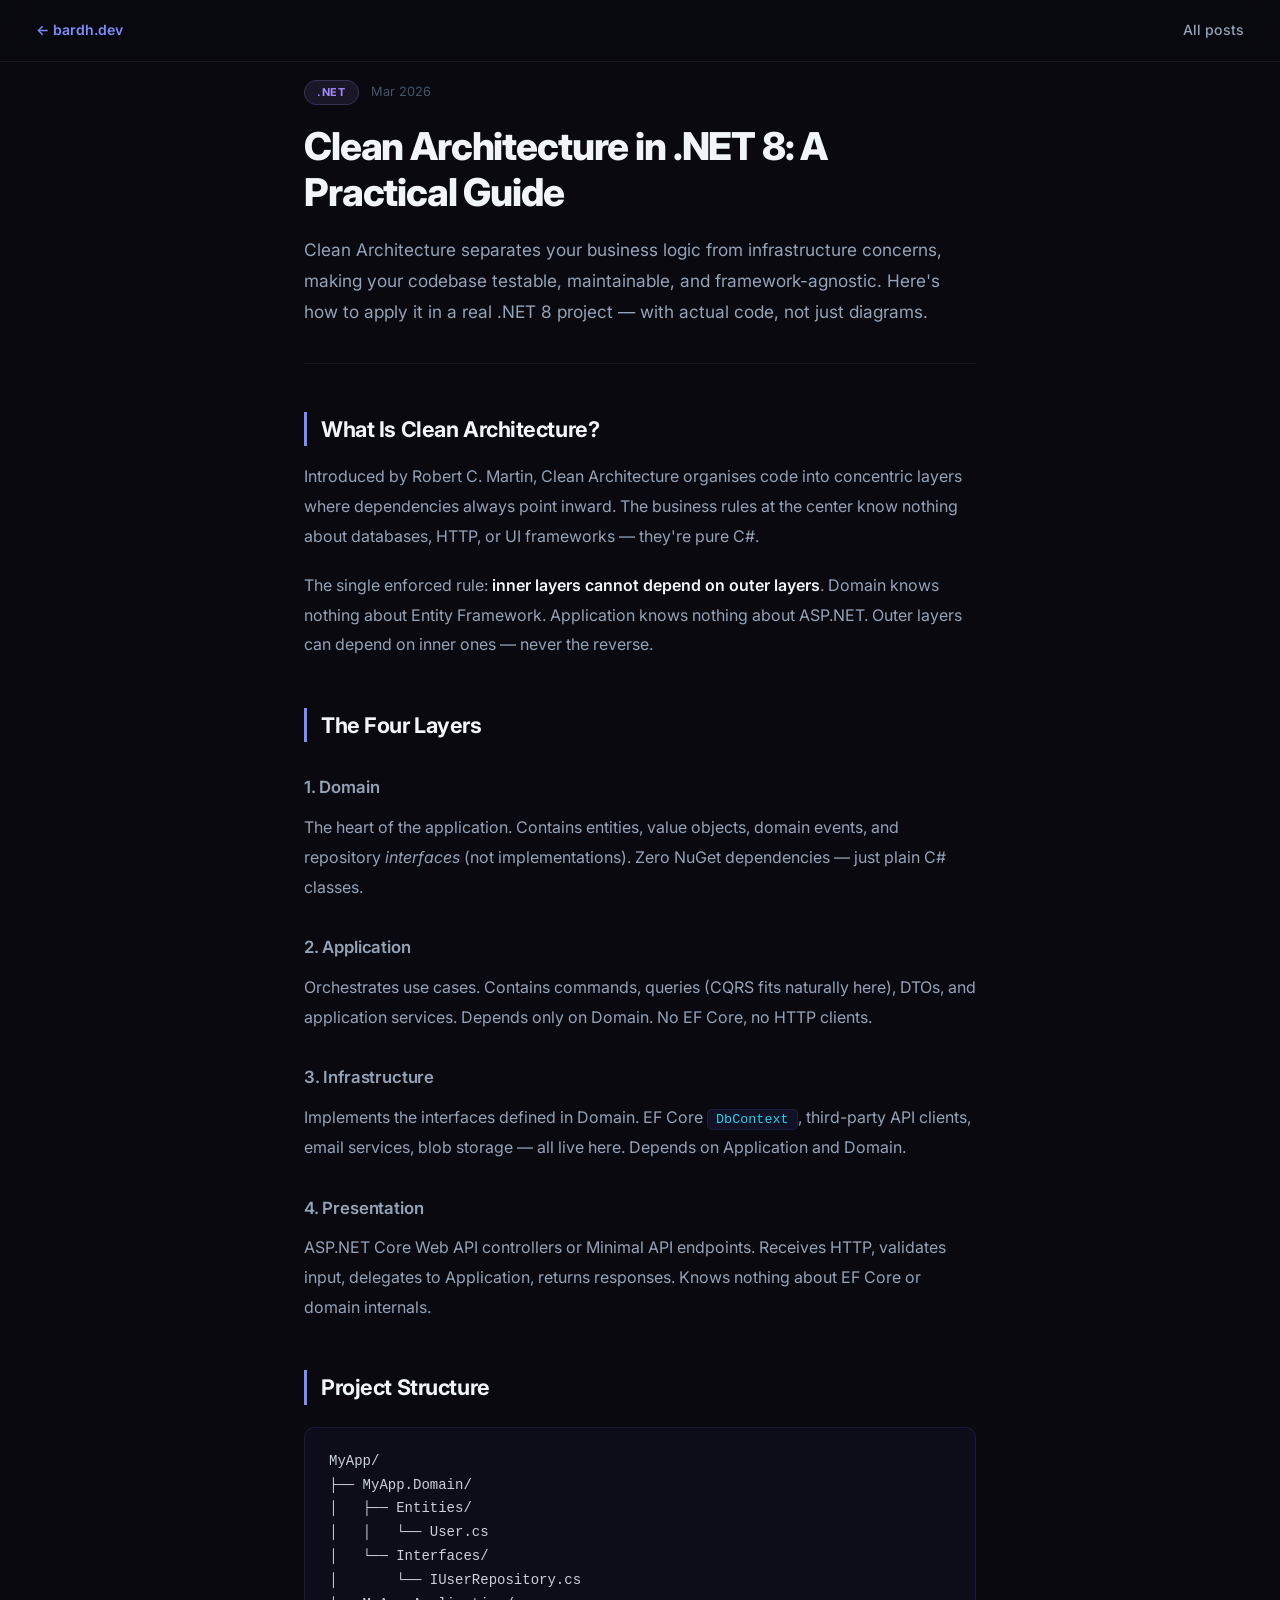
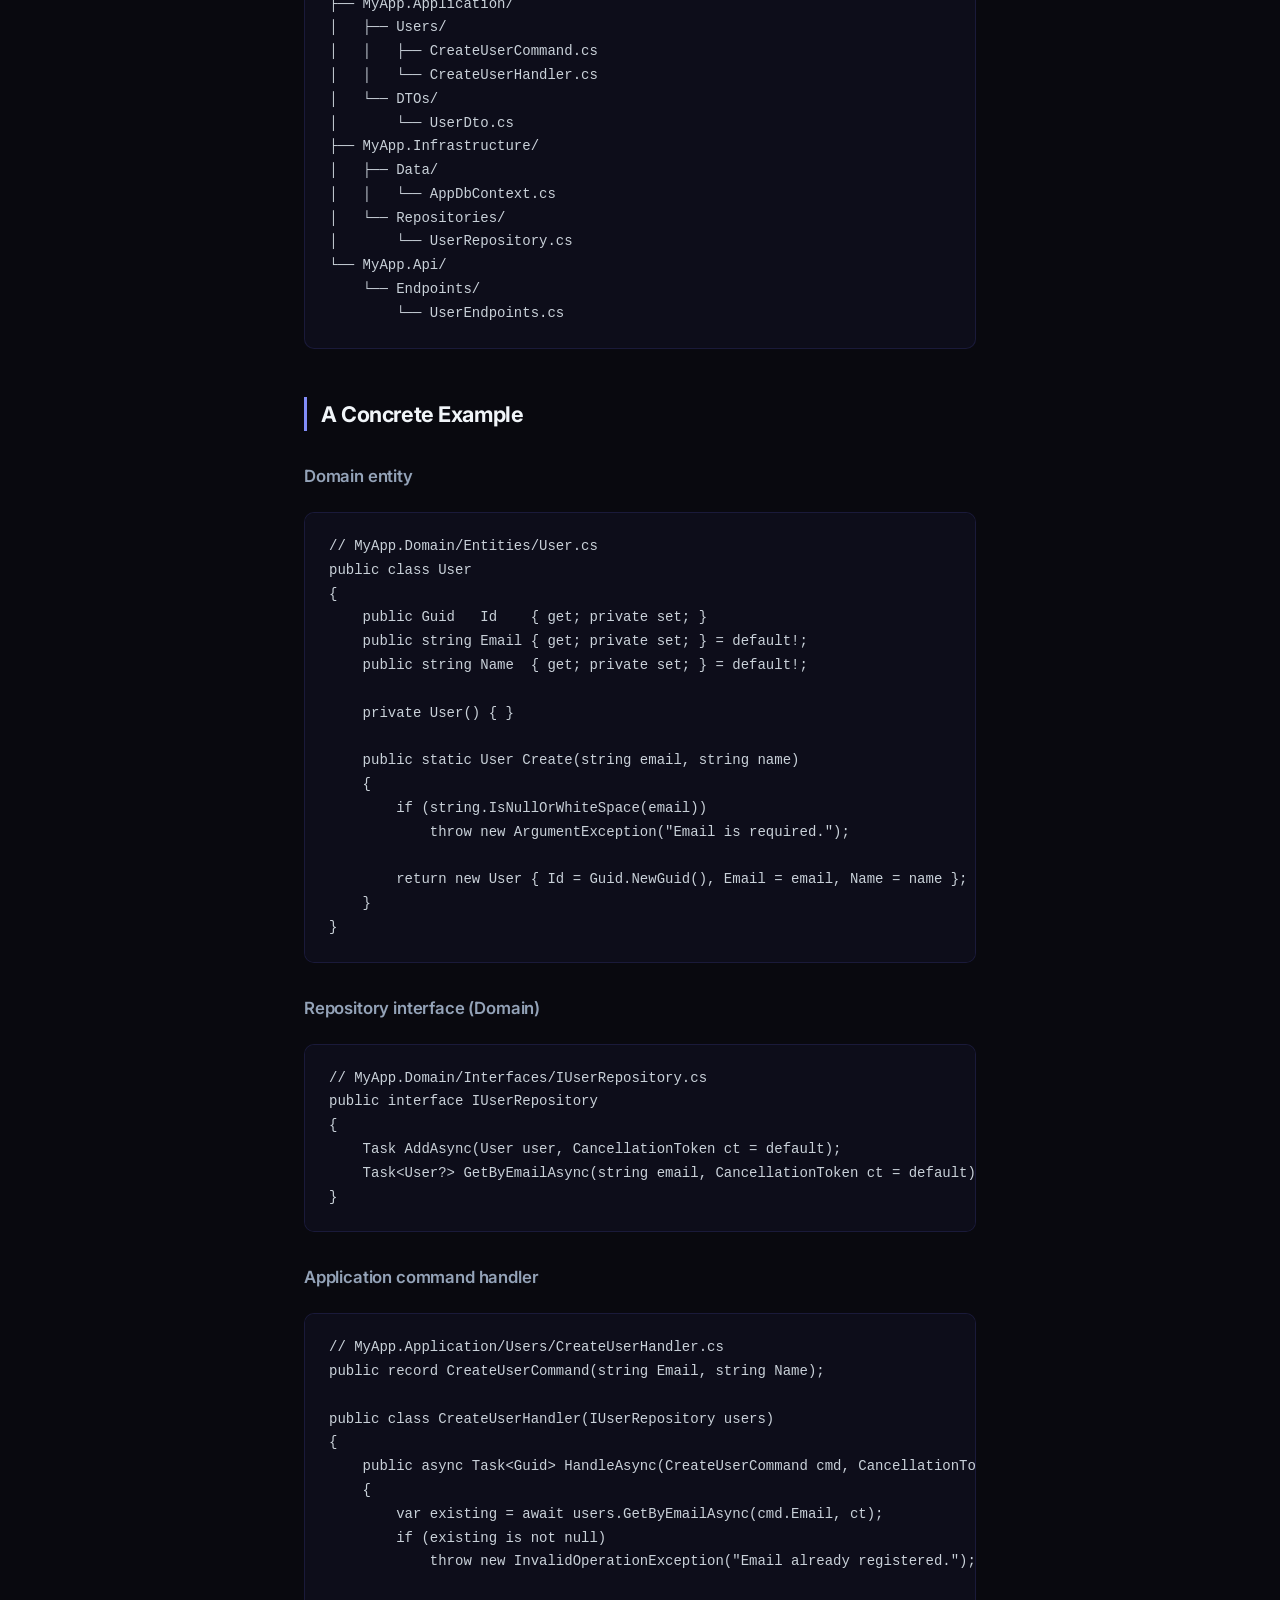
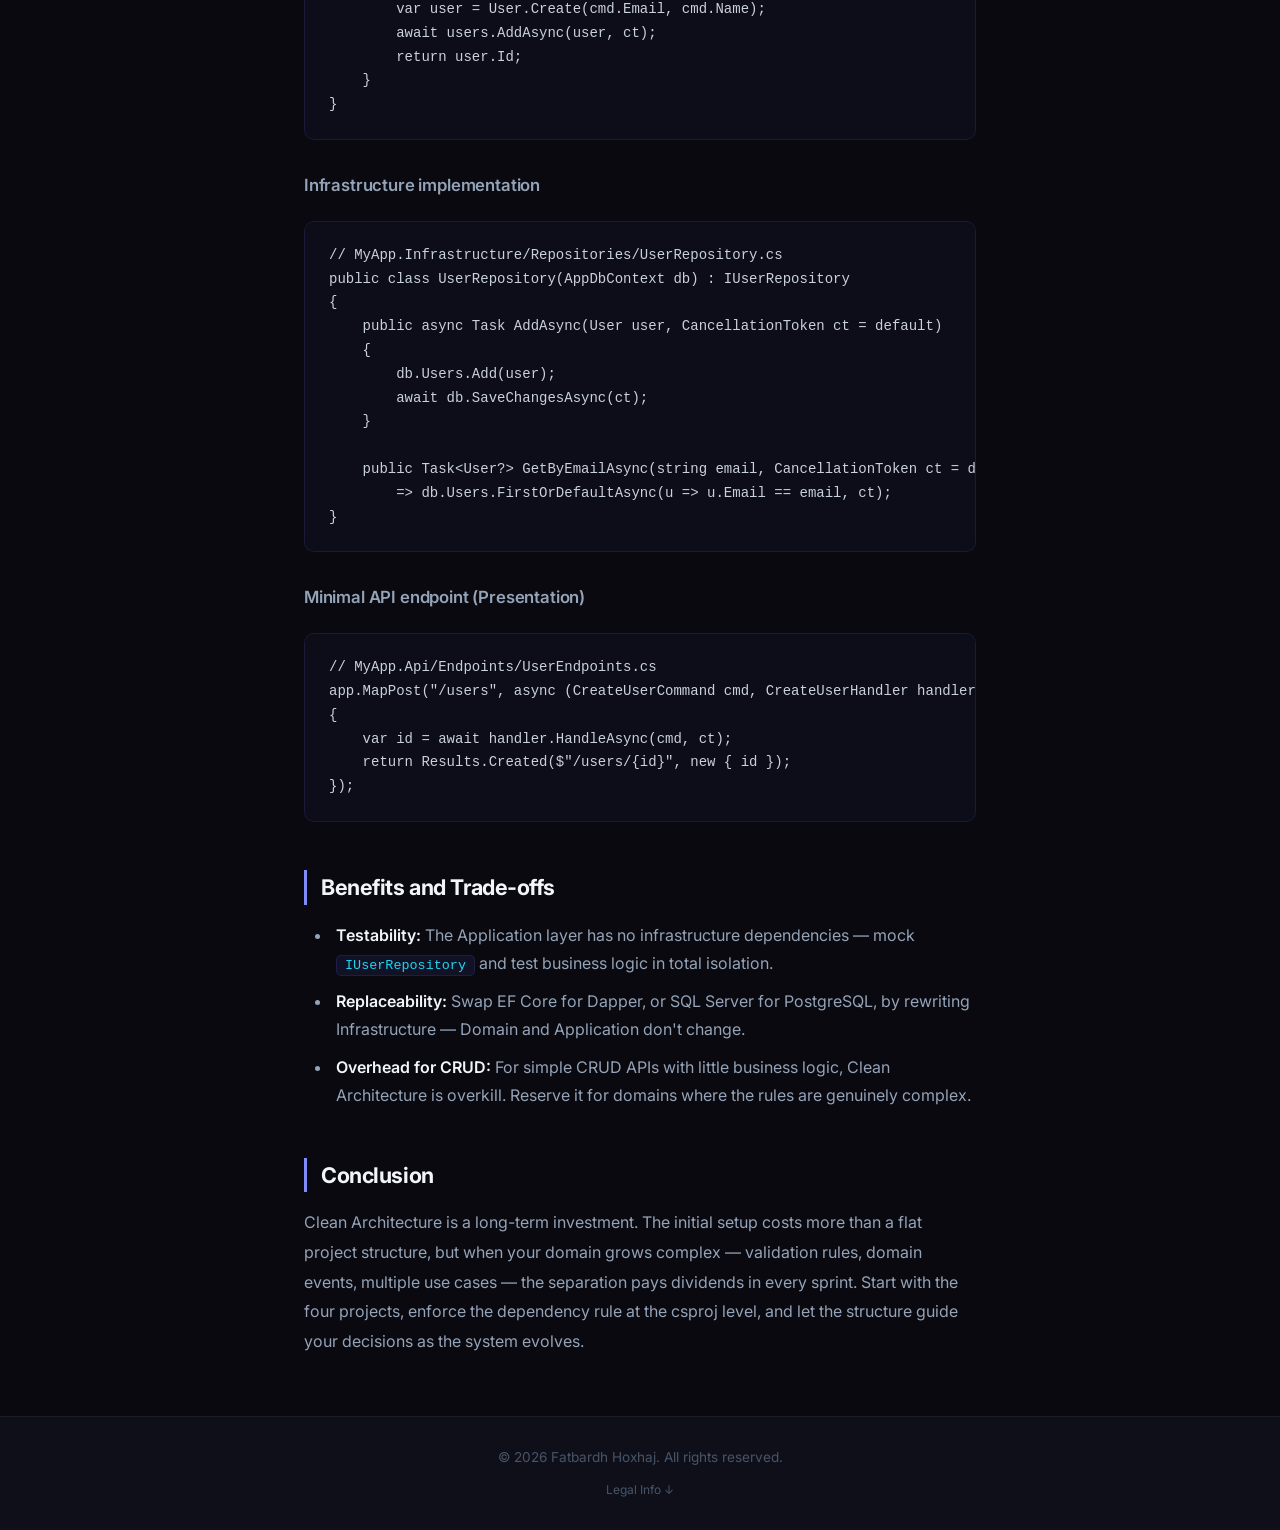
<file: blog/clean-architecture-dotnet.html>
<!DOCTYPE html>
<html lang="en">
<head>
    <meta charset="UTF-8">
    <meta name="viewport" content="width=device-width, initial-scale=1.0">
    <title>Clean Architecture in .NET 8: A Practical Guide | Bardh DEV</title>
    <meta name="description" content="Structure your .NET 8 applications for long-term maintainability using Clean Architecture — layers, project layout, and real code examples.">
    <link rel="canonical" href="https://bardh.dev/blog/clean-architecture-dotnet.html">
    <link rel="icon" type="image/svg+xml" href="/favicon.svg">

    <meta property="og:type" content="article">
    <meta property="og:title" content="Clean Architecture in .NET 8: A Practical Guide">
    <meta property="og:description" content="Structure your .NET 8 applications for long-term maintainability using Clean Architecture — layers, project layout, and real code examples.">
    <meta property="og:url" content="https://bardh.dev/blog/clean-architecture-dotnet.html">
    <meta property="og:site_name" content="Bardh DEV">
    <meta name="twitter:card" content="summary">
    <meta name="twitter:title" content="Clean Architecture in .NET 8: A Practical Guide">
    <meta name="twitter:description" content="Structure your .NET 8 applications for long-term maintainability using Clean Architecture — layers, project layout, and real code examples.">

    <link rel="preconnect" href="https://fonts.googleapis.com">
    <link rel="preconnect" href="https://fonts.gstatic.com" crossorigin>
    <link href="https://fonts.googleapis.com/css2?family=Inter:wght@400;500;600;700;800&display=swap" rel="stylesheet">
    <link rel="stylesheet" href="../style.css">
    <link rel="stylesheet" href="blog.css">
</head>
<body>

    <nav class="blog-nav">
        <a href="/" class="back-home">← bardh.dev</a>
        <a href="/blog/" class="all-posts">All posts</a>
    </nav>

    <article class="blog-article">
        <header class="article-header">
            <div class="article-meta">
                <span class="blog-tag tag-dotnet">.NET</span>
                <span class="blog-date">Mar 2026</span>
            </div>
            <h1>Clean Architecture in .NET 8: A Practical Guide</h1>
            <p class="article-intro">Clean Architecture separates your business logic from infrastructure concerns, making your codebase testable, maintainable, and framework-agnostic. Here's how to apply it in a real .NET 8 project — with actual code, not just diagrams.</p>
        </header>

        <div class="article-content">

            <h2>What Is Clean Architecture?</h2>
            <p>Introduced by Robert C. Martin, Clean Architecture organises code into concentric layers where dependencies always point inward. The business rules at the center know nothing about databases, HTTP, or UI frameworks — they're pure C#.</p>
            <p>The single enforced rule: <strong>inner layers cannot depend on outer layers</strong>. Domain knows nothing about Entity Framework. Application knows nothing about ASP.NET. Outer layers can depend on inner ones — never the reverse.</p>

            <h2>The Four Layers</h2>

            <h3>1. Domain</h3>
            <p>The heart of the application. Contains entities, value objects, domain events, and repository <em>interfaces</em> (not implementations). Zero NuGet dependencies — just plain C# classes.</p>

            <h3>2. Application</h3>
            <p>Orchestrates use cases. Contains commands, queries (CQRS fits naturally here), DTOs, and application services. Depends only on Domain. No EF Core, no HTTP clients.</p>

            <h3>3. Infrastructure</h3>
            <p>Implements the interfaces defined in Domain. EF Core <code>DbContext</code>, third-party API clients, email services, blob storage — all live here. Depends on Application and Domain.</p>

            <h3>4. Presentation</h3>
            <p>ASP.NET Core Web API controllers or Minimal API endpoints. Receives HTTP, validates input, delegates to Application, returns responses. Knows nothing about EF Core or domain internals.</p>

            <h2>Project Structure</h2>
            <pre><code>MyApp/
├── MyApp.Domain/
│   ├── Entities/
│   │   └── User.cs
│   └── Interfaces/
│       └── IUserRepository.cs
├── MyApp.Application/
│   ├── Users/
│   │   ├── CreateUserCommand.cs
│   │   └── CreateUserHandler.cs
│   └── DTOs/
│       └── UserDto.cs
├── MyApp.Infrastructure/
│   ├── Data/
│   │   └── AppDbContext.cs
│   └── Repositories/
│       └── UserRepository.cs
└── MyApp.Api/
    └── Endpoints/
        └── UserEndpoints.cs</code></pre>

            <h2>A Concrete Example</h2>

            <h3>Domain entity</h3>
            <pre><code>// MyApp.Domain/Entities/User.cs
public class User
{
    public Guid   Id    { get; private set; }
    public string Email { get; private set; } = default!;
    public string Name  { get; private set; } = default!;

    private User() { }

    public static User Create(string email, string name)
    {
        if (string.IsNullOrWhiteSpace(email))
            throw new ArgumentException("Email is required.");

        return new User { Id = Guid.NewGuid(), Email = email, Name = name };
    }
}</code></pre>

            <h3>Repository interface (Domain)</h3>
            <pre><code>// MyApp.Domain/Interfaces/IUserRepository.cs
public interface IUserRepository
{
    Task AddAsync(User user, CancellationToken ct = default);
    Task&lt;User?&gt; GetByEmailAsync(string email, CancellationToken ct = default);
}</code></pre>

            <h3>Application command handler</h3>
            <pre><code>// MyApp.Application/Users/CreateUserHandler.cs
public record CreateUserCommand(string Email, string Name);

public class CreateUserHandler(IUserRepository users)
{
    public async Task&lt;Guid&gt; HandleAsync(CreateUserCommand cmd, CancellationToken ct)
    {
        var existing = await users.GetByEmailAsync(cmd.Email, ct);
        if (existing is not null)
            throw new InvalidOperationException("Email already registered.");

        var user = User.Create(cmd.Email, cmd.Name);
        await users.AddAsync(user, ct);
        return user.Id;
    }
}</code></pre>

            <h3>Infrastructure implementation</h3>
            <pre><code>// MyApp.Infrastructure/Repositories/UserRepository.cs
public class UserRepository(AppDbContext db) : IUserRepository
{
    public async Task AddAsync(User user, CancellationToken ct = default)
    {
        db.Users.Add(user);
        await db.SaveChangesAsync(ct);
    }

    public Task&lt;User?&gt; GetByEmailAsync(string email, CancellationToken ct = default)
        =&gt; db.Users.FirstOrDefaultAsync(u =&gt; u.Email == email, ct);
}</code></pre>

            <h3>Minimal API endpoint (Presentation)</h3>
            <pre><code>// MyApp.Api/Endpoints/UserEndpoints.cs
app.MapPost("/users", async (CreateUserCommand cmd, CreateUserHandler handler, CancellationToken ct) =>
{
    var id = await handler.HandleAsync(cmd, ct);
    return Results.Created($"/users/{id}", new { id });
});</code></pre>

            <h2>Benefits and Trade-offs</h2>
            <ul>
                <li><strong>Testability:</strong> The Application layer has no infrastructure dependencies — mock <code>IUserRepository</code> and test business logic in total isolation.</li>
                <li><strong>Replaceability:</strong> Swap EF Core for Dapper, or SQL Server for PostgreSQL, by rewriting Infrastructure — Domain and Application don't change.</li>
                <li><strong>Overhead for CRUD:</strong> For simple CRUD APIs with little business logic, Clean Architecture is overkill. Reserve it for domains where the rules are genuinely complex.</li>
            </ul>

            <h2>Conclusion</h2>
            <p>Clean Architecture is a long-term investment. The initial setup costs more than a flat project structure, but when your domain grows complex — validation rules, domain events, multiple use cases — the separation pays dividends in every sprint. Start with the four projects, enforce the dependency rule at the csproj level, and let the structure guide your decisions as the system evolves.</p>

        </div>
    </article>

    <footer>
        <p>© 2026 Fatbardh Hoxhaj. All rights reserved.</p>
        <details class="legal-details">
            <summary>Legal Info ↓</summary>
            <div class="business-info">
                <p><strong>NIPT:</strong> M61316013C &nbsp;·&nbsp; <strong>Subjekti:</strong> Fatbardh Hoxhaj</p>
                <p>Rruga Prokop Mima, Ndërtesa 45, Shkalla A, Kati 8, Ap. 1A, 1019 Tiranë</p>
                <p><a href="mailto:fatbardh.hoxhaj@outlook.com">fatbardh.hoxhaj@outlook.com</a></p>
            </div>
        </details>
    </footer>

</body>
</html>
</file>
<file: style.css>
/* ─── Variables ─────────────────────────────────────────────────────────── */
:root {
    --bg:            #09090f;
    --surface:       #0f0f1a;
    --card:          #13131f;
    --card-hover:    #1a1a2e;
    --border:        rgba(255, 255, 255, 0.06);
    --border-hover:  rgba(255, 255, 255, 0.13);

    --accent:        #6366f1;
    --accent-light:  #818cf8;
    --cyan:          #22d3ee;
    --violet:        #a78bfa;
    --green:         #4ade80;

    --text:          #f1f5f9;
    --text-muted:    #94a3b8;
    --text-faint:    #475569;

    --nav-h:         62px;
    --radius:        16px;
    --radius-sm:     10px;
    --max-w:         960px;
}

/* ─── Reset & Base ───────────────────────────────────────────────────────── */
*, *::before, *::after { box-sizing: border-box; margin: 0; padding: 0; }

html {
    scroll-behavior: smooth;
    scroll-padding-top: var(--nav-h);
}

body {
    font-family: 'Inter', system-ui, -apple-system, sans-serif;
    background: var(--bg);
    color: var(--text);
    -webkit-font-smoothing: antialiased;
    line-height: 1.6;
}

/* ─── Navigation ─────────────────────────────────────────────────────────── */
nav {
    position: fixed;
    top: 0;
    inset-inline: 0;
    height: var(--nav-h);
    z-index: 1000;
    background: rgba(9, 9, 15, 0.75);
    backdrop-filter: blur(18px);
    -webkit-backdrop-filter: blur(18px);
    border-bottom: 1px solid var(--border);
}

.nav-inner {
    max-width: var(--max-w);
    margin: 0 auto;
    height: 100%;
    padding: 0 28px;
    display: flex;
    align-items: center;
    justify-content: space-between;
}

.nav-brand {
    font-size: 1.05rem;
    font-weight: 700;
    color: var(--text);
    text-decoration: none;
    letter-spacing: -0.02em;
}

.nav-brand span {
    background: linear-gradient(135deg, var(--accent-light), var(--cyan));
    -webkit-background-clip: text;
    -webkit-text-fill-color: transparent;
    background-clip: text;
}

nav ul {
    list-style: none;
    display: flex;
    gap: 4px;
}

nav ul li a {
    color: var(--text-muted);
    text-decoration: none;
    font-size: 0.875rem;
    font-weight: 500;
    padding: 7px 15px;
    border-radius: 8px;
    transition: color 0.2s, background 0.2s;
    display: block;
}

nav ul li a:hover {
    color: var(--text);
    background: rgba(255, 255, 255, 0.07);
}

.nav-cta {
    background: rgba(99, 102, 241, 0.15) !important;
    color: var(--accent-light) !important;
    border: 1px solid rgba(99, 102, 241, 0.25);
}

.nav-cta:hover {
    background: rgba(99, 102, 241, 0.25) !important;
    color: #fff !important;
}

/* ─── Hero ───────────────────────────────────────────────────────────────── */
#hero {
    position: relative;
    min-height: 100vh;
    display: flex;
    flex-direction: column;
    justify-content: center;
    align-items: center;
    text-align: center;
    overflow: hidden;
    padding: 0 24px;
}

.hero-bg {
    position: absolute;
    inset: 0;
    pointer-events: none;
    overflow: hidden;
}

.orb {
    position: absolute;
    border-radius: 50%;
    filter: blur(90px);
    opacity: 0.3;
}

.orb-1 {
    width: 560px;
    height: 560px;
    background: radial-gradient(circle, #6366f1, transparent 65%);
    top: -140px;
    left: -120px;
    animation: floatA 22s ease-in-out infinite;
}

.orb-2 {
    width: 440px;
    height: 440px;
    background: radial-gradient(circle, #22d3ee, transparent 65%);
    bottom: -100px;
    right: -100px;
    animation: floatB 26s ease-in-out infinite;
}

.orb-3 {
    width: 340px;
    height: 340px;
    background: radial-gradient(circle, #a78bfa, transparent 65%);
    top: 50%;
    left: 50%;
    animation: floatC 18s ease-in-out infinite;
}

@keyframes floatA {
    0%, 100% { transform: translate(0, 0); }
    40%       { transform: translate(40px, -50px); }
    70%       { transform: translate(-30px, 30px); }
}

@keyframes floatB {
    0%, 100% { transform: translate(0, 0); }
    35%       { transform: translate(-40px, -30px); }
    70%       { transform: translate(30px, 40px); }
}

@keyframes floatC {
    0%, 100% { transform: translate(-50%, -50%) scale(1); }
    33%       { transform: translate(-44%, -56%) scale(1.08); }
    66%       { transform: translate(-57%, -44%) scale(0.96); }
}

/* subtle dot-grid texture over hero */
#hero::after {
    content: '';
    position: absolute;
    inset: 0;
    background-image: radial-gradient(rgba(255,255,255,0.04) 1px, transparent 1px);
    background-size: 28px 28px;
    pointer-events: none;
}

.hero-content {
    position: relative;
    z-index: 2;
    display: flex;
    flex-direction: column;
    align-items: center;
}

.hero-chip {
    display: inline-flex;
    align-items: center;
    gap: 8px;
    background: rgba(99, 102, 241, 0.1);
    border: 1px solid rgba(99, 102, 241, 0.28);
    color: var(--accent-light);
    font-size: 0.78rem;
    font-weight: 600;
    padding: 5px 16px;
    border-radius: 100px;
    margin-bottom: 30px;
    letter-spacing: 0.03em;
    text-transform: uppercase;
}

.chip-dot {
    width: 7px;
    height: 7px;
    background: var(--green);
    border-radius: 50%;
    box-shadow: 0 0 0 3px rgba(74, 222, 128, 0.25);
    animation: pulse-dot 2.5s ease-in-out infinite;
    flex-shrink: 0;
}

@keyframes pulse-dot {
    0%, 100% { box-shadow: 0 0 0 3px rgba(74, 222, 128, 0.25); }
    50%       { box-shadow: 0 0 0 7px rgba(74, 222, 128, 0.08); }
}

#hero h1 {
    font-size: clamp(3rem, 8vw, 5.5rem);
    font-weight: 800;
    line-height: 1.05;
    letter-spacing: -0.04em;
    color: var(--text);
    margin-bottom: 18px;
}

.gradient-text {
    background: linear-gradient(135deg, #818cf8 20%, #22d3ee 60%, #a78bfa 100%);
    -webkit-background-clip: text;
    -webkit-text-fill-color: transparent;
    background-clip: text;
}

.hero-typing {
    font-size: clamp(1.1rem, 3vw, 1.45rem);
    color: var(--text-muted);
    font-weight: 400;
    margin-bottom: 38px;
}

#typing-text {
    color: var(--cyan);
    font-weight: 600;
}

.cursor {
    display: inline-block;
    color: var(--cyan);
    font-weight: 300;
    animation: blink 0.7s step-end infinite;
    margin-left: 1px;
}

@keyframes blink {
    0%, 100% { opacity: 1; }
    50%       { opacity: 0; }
}

.hero-actions {
    display: flex;
    gap: 12px;
    flex-wrap: wrap;
    justify-content: center;
}

/* ─── Buttons ────────────────────────────────────────────────────────────── */
.btn {
    display: inline-flex;
    align-items: center;
    gap: 6px;
    padding: 13px 28px;
    border-radius: var(--radius-sm);
    font-size: 0.9rem;
    font-weight: 600;
    text-decoration: none;
    transition: transform 0.2s, box-shadow 0.2s, background 0.2s;
    cursor: pointer;
    border: none;
    font-family: inherit;
}

.btn-primary {
    background: linear-gradient(135deg, var(--accent), #7c3aed);
    color: #fff;
    box-shadow: 0 4px 20px rgba(99, 102, 241, 0.35);
}

.btn-primary:hover {
    transform: translateY(-2px);
    box-shadow: 0 8px 30px rgba(99, 102, 241, 0.55);
}

.btn-ghost {
    background: rgba(255, 255, 255, 0.06);
    color: var(--text-muted);
    border: 1px solid var(--border-hover);
}

.btn-ghost:hover {
    background: rgba(255, 255, 255, 0.1);
    color: var(--text);
    transform: translateY(-2px);
}

/* ─── Scroll indicator ───────────────────────────────────────────────────── */
.scroll-indicator {
    position: absolute;
    bottom: 32px;
    left: 50%;
    translate: -50% 0;
    z-index: 2;
    color: var(--text-faint);
    animation: bobDown 2s ease-in-out infinite;
    opacity: 0.6;
    text-decoration: none;
    display: flex;
    transition: opacity 0.2s;
}

.scroll-indicator:hover { opacity: 1; }

@keyframes bobDown {
    0%, 100% { transform: translateY(0); }
    50%       { transform: translateY(6px); }
}

/* ─── Main layout ────────────────────────────────────────────────────────── */
main {
    max-width: var(--max-w);
    margin: 0 auto;
    padding: 88px 28px 60px;
}

section {
    margin-bottom: 88px;
}

/* ─── Section headings ───────────────────────────────────────────────────── */
.section-label {
    display: inline-flex;
    align-items: center;
    gap: 10px;
    font-size: 0.7rem;
    font-weight: 700;
    text-transform: uppercase;
    letter-spacing: 0.14em;
    color: var(--accent-light);
    margin-bottom: 14px;
}

.section-label::before {
    content: '';
    width: 18px;
    height: 2px;
    background: var(--accent-light);
    border-radius: 2px;
    flex-shrink: 0;
}

.section-label.centered {
    justify-content: center;
}

.section-label.centered::before { display: none; }

.section-title {
    font-size: clamp(1.7rem, 4vw, 2.4rem);
    font-weight: 800;
    letter-spacing: -0.03em;
    color: var(--text);
    line-height: 1.15;
    margin-bottom: 10px;
}

.section-title.centered { text-align: center; }

.section-sub {
    color: var(--text-muted);
    font-size: 1rem;
    margin-bottom: 40px;
    line-height: 1.65;
}

/* ─── Article tags (used in blog article pages) ─────────────────────────── */
.blog-tag {
    display: inline-flex;
    align-items: center;
    padding: 3px 12px;
    border-radius: 100px;
    font-size: 0.68rem;
    font-weight: 700;
    text-transform: uppercase;
    letter-spacing: 0.06em;
    border: 1px solid transparent;
}

.tag-ai {
    background: rgba(34, 211, 238, 0.1);
    color: #22d3ee;
    border-color: rgba(34, 211, 238, 0.22);
}

.tag-angular {
    background: rgba(248, 113, 113, 0.1);
    color: #f87171;
    border-color: rgba(248, 113, 113, 0.22);
}

.tag-dotnet {
    background: rgba(167, 139, 250, 0.1);
    color: #a78bfa;
    border-color: rgba(167, 139, 250, 0.22);
}

.blog-date {
    color: var(--text-faint);
    font-size: 0.8rem;
}

/* ─── Contact ────────────────────────────────────────────────────────────── */
.contact-card {
    position: relative;
    text-align: center;
    background: var(--card);
    border: 1px solid var(--border);
    border-radius: 22px;
    padding: 72px 48px;
    overflow: hidden;
}

.contact-glow {
    position: absolute;
    inset: 0;
    background: radial-gradient(ellipse 70% 60% at 50% -10%, rgba(99, 102, 241, 0.12), transparent);
    pointer-events: none;
}

.contact-sub {
    color: var(--text-muted);
    font-size: 1.05rem;
    line-height: 1.75;
    margin-bottom: 36px;
}

/* ─── Back to top ────────────────────────────────────────────────────────── */
#backToTop {
    display: none;
    position: fixed;
    bottom: 28px;
    right: 28px;
    z-index: 200;
    width: 46px;
    height: 46px;
    background: var(--accent);
    color: #fff;
    border: none;
    outline: none;
    border-radius: 50%;
    font-size: 18px;
    cursor: pointer;
    box-shadow: 0 4px 20px rgba(99, 102, 241, 0.45);
    transition: transform 0.2s, box-shadow 0.2s, background 0.2s;
    font-family: inherit;
}

#backToTop:hover {
    transform: translateY(-3px);
    box-shadow: 0 8px 28px rgba(99, 102, 241, 0.65);
    background: var(--accent-light);
}

/* ─── Footer ─────────────────────────────────────────────────────────────── */
footer {
    background: var(--surface);
    border-top: 1px solid var(--border);
    text-align: center;
    padding: 30px 24px;
    font-size: 0.85rem;
    color: var(--text-faint);
}

footer p { margin-bottom: 6px; }

.legal-details { margin-top: 10px; }

.legal-details summary {
    cursor: pointer;
    color: var(--text-faint);
    font-size: 0.75rem;
    list-style: none;
    outline: none;
    display: inline-block;
    transition: color 0.2s;
    user-select: none;
}

.legal-details summary::-webkit-details-marker { display: none; }
.legal-details summary:hover { color: var(--accent-light); }

.legal-details .business-info {
    margin-top: 10px;
    font-size: 0.74rem;
    color: var(--text-faint);
    line-height: 1.9;
}

.legal-details .business-info a {
    color: var(--text-faint);
    text-decoration: none;
}

.legal-details .business-info a:hover { color: var(--cyan); }

/* ─── Services ───────────────────────────────────────────────────────────── */
.services-grid {
    display: grid;
    grid-template-columns: repeat(3, 1fr);
    gap: 20px;
}

.service-card {
    background: var(--card);
    border: 1px solid var(--border);
    border-radius: var(--radius);
    padding: 32px 26px;
    position: relative;
    display: flex;
    flex-direction: column;
    overflow: hidden;
    transition: transform 0.25s, box-shadow 0.25s, border-color 0.25s;
}

.service-card:hover {
    transform: translateY(-5px);
    box-shadow: 0 24px 56px rgba(0, 0, 0, 0.45);
    border-color: var(--border-hover);
}

/* coloured top bar per card */
.service-top-bar {
    position: absolute;
    top: 0; left: 0; right: 0;
    height: 3px;
    background: var(--service-bar, linear-gradient(90deg, var(--accent), var(--cyan)));
}

/* featured card — gradient border */
.service-card.featured {
    background:
        linear-gradient(var(--card), var(--card)) padding-box,
        linear-gradient(135deg, var(--accent), var(--cyan)) border-box;
    border: 1px solid transparent;
}

.service-card.featured:hover {
    box-shadow: 0 24px 56px rgba(99, 102, 241, 0.2);
}

.featured-bar {
    background: linear-gradient(90deg, var(--accent), var(--cyan)) !important;
}

.service-featured-badge {
    position: absolute;
    top: 18px;
    right: 18px;
    background: linear-gradient(135deg, var(--accent), #7c3aed);
    color: #fff;
    font-size: 0.62rem;
    font-weight: 700;
    text-transform: uppercase;
    letter-spacing: 0.09em;
    padding: 3px 10px;
    border-radius: 100px;
}

.service-icon {
    width: 46px;
    height: 46px;
    border-radius: 12px;
    display: flex;
    align-items: center;
    justify-content: center;
    margin-bottom: 18px;
    background: var(--icon-bg, rgba(99, 102, 241, 0.1));
    color: var(--icon-color, var(--accent-light));
    flex-shrink: 0;
}

.service-icon svg { width: 22px; height: 22px; }

.service-format {
    font-size: 0.68rem;
    font-weight: 700;
    text-transform: uppercase;
    letter-spacing: 0.12em;
    color: var(--text-faint);
    margin-bottom: 10px;
}

.service-card h3 {
    font-size: 1.15rem;
    font-weight: 700;
    letter-spacing: -0.02em;
    color: var(--text);
    margin-bottom: 12px;
}

.service-card > p {
    color: var(--text-muted);
    font-size: 0.875rem;
    line-height: 1.72;
    margin-bottom: 22px;
}

.service-includes {
    list-style: none;
    padding: 0;
    margin: 0 0 26px;
    flex: 1;
}

.service-includes li {
    font-size: 0.84rem;
    color: var(--text-muted);
    padding: 7px 0;
    border-bottom: 1px solid var(--border);
    display: flex;
    align-items: center;
    gap: 9px;
}

.service-includes li:last-child { border-bottom: none; }

.service-includes li::before {
    content: '✓';
    color: var(--green);
    font-weight: 800;
    font-size: 0.72rem;
    flex-shrink: 0;
}

.service-cta {
    color: var(--accent-light);
    font-size: 0.875rem;
    font-weight: 600;
    text-decoration: none;
    display: inline-flex;
    align-items: center;
    gap: 5px;
    margin-top: auto;
    transition: color 0.2s, gap 0.2s;
}

.service-cta:hover { color: var(--cyan); gap: 9px; }

/* ─── Contact Form ───────────────────────────────────────────────────────── */
.contact-form {
    max-width: 560px;
    margin: 0 auto;
    text-align: left;
}

.form-row {
    display: grid;
    grid-template-columns: 1fr 1fr;
    gap: 16px;
}

.form-group {
    display: flex;
    flex-direction: column;
    gap: 7px;
    margin-bottom: 16px;
}

.form-group label {
    font-size: 0.8rem;
    font-weight: 600;
    color: var(--text-muted);
    letter-spacing: 0.02em;
}

.form-group input,
.form-group textarea {
    background: rgba(255, 255, 255, 0.04);
    border: 1px solid var(--border-hover);
    border-radius: var(--radius-sm);
    padding: 12px 16px;
    color: var(--text);
    font-family: inherit;
    font-size: 0.9rem;
    outline: none;
    transition: border-color 0.2s, box-shadow 0.2s, background 0.2s;
    width: 100%;
}

.form-group input:focus,
.form-group textarea:focus {
    border-color: var(--accent);
    background: rgba(99, 102, 241, 0.05);
    box-shadow: 0 0 0 3px rgba(99, 102, 241, 0.14);
}

.form-group input::placeholder,
.form-group textarea::placeholder { color: var(--text-faint); }

.form-group textarea {
    resize: vertical;
    min-height: 130px;
    line-height: 1.65;
}

.form-submit {
    width: 100%;
    justify-content: center;
    margin-top: 6px;
    gap: 8px;
}

.form-note {
    text-align: center;
    font-size: 0.82rem;
    margin-top: 14px;
    color: var(--green);
}

.form-note.error { color: #f87171; }

/* ─── Responsive ─────────────────────────────────────────────────────────── */
@media (max-width: 700px) {
    .services-grid { grid-template-columns: 1fr; }
}

@media (max-width: 768px) {
    .nav-inner { padding: 0 20px; }

    main { padding: 72px 20px 48px; }

    section { margin-bottom: 64px; }

    .contact-card { padding: 48px 24px; }
}

@media (max-width: 480px) {
    #hero h1 { letter-spacing: -0.03em; }

    .hero-actions {
        flex-direction: column;
        align-items: stretch;
        width: 100%;
        max-width: 300px;
    }

    .btn { justify-content: center; }

    .form-row { grid-template-columns: 1fr; }

    .orb-1 { width: 300px; height: 300px; }
    .orb-2 { width: 240px; height: 240px; }
    .orb-3 { width: 200px; height: 200px; }
}
</file>
<file: work.css>
/* ─── Work / Case Studies page ───────────────────────────────────────────── */

/* active nav link */
.nav-active {
    color: var(--text) !important;
    background: rgba(255, 255, 255, 0.07) !important;
}

/* ─── Page hero ──────────────────────────────────────────────────────────── */
.work-hero {
    position: relative;
    min-height: 44vh;
    display: flex;
    align-items: flex-end;
    overflow: hidden;
    padding: 0 28px 72px;
}

.work-hero .orb-1 { opacity: 0.18; top: -80px; left: -60px; }
.work-hero .orb-2 { opacity: 0.14; bottom: -60px; right: -60px; }

.work-hero-content {
    position: relative;
    z-index: 2;
    max-width: var(--max-w);
    margin: 0 auto;
    width: 100%;
    padding-top: var(--nav-h);
}

.work-hero-content h1 {
    font-size: clamp(2.4rem, 6vw, 4rem);
    font-weight: 800;
    letter-spacing: -0.04em;
    color: var(--text);
    margin-bottom: 16px;
    line-height: 1.1;
}

.work-hero-content > p {
    font-size: 1.05rem;
    color: var(--text-muted);
    max-width: 520px;
    line-height: 1.7;
}

/* ─── Main layout ────────────────────────────────────────────────────────── */
.work-main {
    max-width: var(--max-w);
    margin: 0 auto;
    padding: 20px 28px 80px;
}

/* ─── Case study ─────────────────────────────────────────────────────────── */
.case-study { padding: 56px 0; }

.cs-header { margin-bottom: 40px; }

.cs-meta {
    display: flex;
    align-items: center;
    gap: 14px;
    margin-bottom: 14px;
}

.cs-industry {
    display: inline-flex;
    align-items: center;
    gap: 7px;
    font-size: 0.72rem;
    font-weight: 700;
    text-transform: uppercase;
    letter-spacing: 0.1em;
    color: var(--ind-color, var(--accent-light));
    padding: 4px 12px;
    border-radius: 100px;
    background: color-mix(in srgb, var(--ind-color, var(--accent-light)) 10%, transparent);
    border: 1px solid color-mix(in srgb, var(--ind-color, var(--accent-light)) 25%, transparent);
}

.cs-year {
    font-size: 0.78rem;
    color: var(--text-faint);
    font-weight: 500;
}

.case-study h2 {
    font-size: clamp(1.6rem, 4vw, 2.2rem);
    font-weight: 800;
    letter-spacing: -0.03em;
    color: var(--text);
    margin-bottom: 16px;
    line-height: 1.2;
}

.cs-intro {
    font-size: 1rem;
    color: var(--text-muted);
    line-height: 1.78;
    max-width: 680px;
}

/* 3-column body */
.cs-cols {
    display: grid;
    grid-template-columns: repeat(3, 1fr);
    gap: 32px;
    background: var(--card);
    border: 1px solid var(--border);
    border-radius: var(--radius);
    padding: 36px 32px;
    margin-bottom: 28px;
}

.cs-col h3 {
    font-size: 0.72rem;
    font-weight: 700;
    text-transform: uppercase;
    letter-spacing: 0.12em;
    color: var(--accent-light);
    margin-bottom: 14px;
    display: flex;
    align-items: center;
    gap: 8px;
}

.cs-col h3::before {
    content: '';
    width: 14px;
    height: 2px;
    background: var(--accent-light);
    border-radius: 2px;
    flex-shrink: 0;
}

.cs-col p {
    font-size: 0.88rem;
    color: var(--text-muted);
    line-height: 1.78;
}

/* metrics */
.cs-metrics {
    list-style: none;
    padding: 0;
    margin: 0;
    display: flex;
    flex-direction: column;
    gap: 18px;
}

.cs-metrics li {
    display: flex;
    flex-direction: column;
    gap: 3px;
    padding-bottom: 18px;
    border-bottom: 1px solid var(--border);
}

.cs-metrics li:last-child { border-bottom: none; padding-bottom: 0; }

.metric-num {
    font-size: 1.8rem;
    font-weight: 800;
    letter-spacing: -0.03em;
    color: var(--text);
    line-height: 1;
}

.metric-unit {
    font-size: 1.1rem;
    font-weight: 700;
    color: var(--accent-light);
}

.metric-label {
    font-size: 0.78rem;
    color: var(--text-faint);
    line-height: 1.4;
}

/* footer row */
.cs-footer {
    display: flex;
    align-items: center;
    justify-content: space-between;
    flex-wrap: wrap;
    gap: 16px;
}

.cs-stack {
    display: flex;
    flex-wrap: wrap;
    gap: 8px;
}

.stack-tag {
    display: inline-flex;
    align-items: center;
    background: rgba(255, 255, 255, 0.05);
    border: 1px solid var(--border-hover);
    color: var(--text-muted);
    font-size: 0.72rem;
    font-weight: 600;
    padding: 3px 10px;
    border-radius: 6px;
    letter-spacing: 0.02em;
}

.cs-cta {
    color: var(--accent-light);
    font-size: 0.875rem;
    font-weight: 600;
    text-decoration: none;
    display: inline-flex;
    align-items: center;
    gap: 5px;
    white-space: nowrap;
    transition: color 0.2s, gap 0.2s;
    flex-shrink: 0;
}

.cs-cta:hover { color: var(--cyan); gap: 9px; }

.cs-divider {
    height: 1px;
    background: var(--border);
}

/* ─── Bottom CTA block ───────────────────────────────────────────────────── */
.work-cta-block {
    margin-top: 72px;
    text-align: center;
    background: var(--card);
    border: 1px solid var(--border);
    border-radius: 20px;
    padding: 64px 40px;
    position: relative;
    overflow: hidden;
}

.work-cta-block::before {
    content: '';
    position: absolute;
    inset: 0;
    background: radial-gradient(ellipse 60% 50% at 50% 0%, rgba(99, 102, 241, 0.1), transparent);
    pointer-events: none;
}

.work-cta-block h2 {
    font-size: clamp(1.5rem, 4vw, 2rem);
    font-weight: 800;
    letter-spacing: -0.03em;
    color: var(--text);
    margin-bottom: 12px;
}

.work-cta-block p {
    color: var(--text-muted);
    font-size: 1rem;
    margin-bottom: 32px;
    line-height: 1.65;
}

/* ─── Responsive ─────────────────────────────────────────────────────────── */
@media (max-width: 800px) {
    .cs-cols {
        grid-template-columns: 1fr;
        gap: 28px;
        padding: 28px 22px;
    }

    .work-cta-block { padding: 48px 24px; }
}

@media (max-width: 600px) {
    .work-hero { padding: 0 20px 56px; }

    .work-main { padding: 12px 20px 60px; }

    .cs-footer { flex-direction: column; align-items: flex-start; }

    .work-cta-block { margin-top: 48px; }
}
</file>
<file: blog/blog.css>
/* Blog article page — uses CSS variables from ../style.css */

.blog-nav {
    position: fixed;
    top: 0;
    inset-inline: 0;
    height: 62px;
    background: rgba(9, 9, 15, 0.8);
    backdrop-filter: blur(18px);
    -webkit-backdrop-filter: blur(18px);
    border-bottom: 1px solid rgba(255, 255, 255, 0.06);
    z-index: 100;
    display: flex;
    align-items: center;
    justify-content: space-between;
    padding: 0 36px;
}

.back-home {
    color: var(--accent-light);
    text-decoration: none;
    font-weight: 600;
    font-size: 0.88rem;
    display: inline-flex;
    align-items: center;
    gap: 6px;
    transition: color 0.2s, gap 0.2s;
}

.back-home:hover {
    color: var(--cyan);
    gap: 10px;
}

.all-posts {
    color: var(--text-muted);
    text-decoration: none;
    font-weight: 500;
    font-size: 0.88rem;
    transition: color 0.2s;
}

.all-posts:hover {
    color: var(--text);
}

.blog-article {
    max-width: 720px;
    margin: 80px auto 60px;
    padding: 0 24px;
}

/* Article header */
.article-header {
    margin-bottom: 44px;
    padding-bottom: 36px;
    border-bottom: 1px solid rgba(255, 255, 255, 0.06);
}

.article-meta {
    display: flex;
    align-items: center;
    gap: 12px;
    margin-bottom: 18px;
}

.article-header h1 {
    font-size: clamp(1.8rem, 5vw, 2.4rem);
    font-weight: 800;
    line-height: 1.2;
    letter-spacing: -0.03em;
    color: var(--text);
    margin-bottom: 18px;
}

.article-intro {
    font-size: 1.08rem;
    color: var(--text-muted);
    line-height: 1.8;
    margin: 0;
}

/* Article body */
.article-content h2 {
    font-size: 1.35rem;
    font-weight: 700;
    color: var(--text);
    margin-top: 48px;
    margin-bottom: 16px;
    letter-spacing: -0.02em;
    padding-left: 14px;
    border-left: 3px solid var(--accent-light);
    display: block;
}

.article-content h3 {
    font-size: 1.05rem;
    font-weight: 600;
    color: var(--text-muted);
    margin-top: 32px;
    margin-bottom: 12px;
    letter-spacing: -0.01em;
}

.article-content p {
    line-height: 1.85;
    color: var(--text-muted);
    margin-bottom: 20px;
}

.article-content strong {
    color: var(--text);
    font-weight: 600;
}

/* Code */
.article-content pre {
    background: #0d0d1a;
    border: 1px solid rgba(99, 102, 241, 0.15);
    border-radius: var(--radius-sm);
    padding: 22px 24px;
    overflow-x: auto;
    margin: 22px 0 28px;
    position: relative;
}

.article-content pre code {
    font-family: 'Cascadia Code', 'Fira Code', 'Consolas', monospace;
    font-size: 0.875rem;
    line-height: 1.7;
    color: #c9d1d9;
    background: none;
    padding: 0;
    border-radius: 0;
}

.article-content p code,
.article-content li code {
    background: rgba(99, 102, 241, 0.1);
    color: var(--cyan);
    padding: 2px 8px;
    border-radius: 5px;
    font-size: 0.84rem;
    font-family: 'Cascadia Code', 'Fira Code', 'Consolas', monospace;
    border: 1px solid rgba(99, 102, 241, 0.15);
}

/* Lists */
.article-content ul,
.article-content ol {
    color: var(--text-muted);
    padding-left: 28px;
    margin-bottom: 22px;
}

.article-content li {
    margin-bottom: 9px;
    line-height: 1.78;
    padding-left: 4px;
}

/* Blockquote */
.article-content blockquote {
    border-left: 3px solid var(--accent);
    margin: 28px 0;
    padding: 14px 22px;
    background: rgba(99, 102, 241, 0.06);
    border-radius: 0 var(--radius-sm) var(--radius-sm) 0;
    font-style: italic;
    color: var(--text-muted);
}

.article-content blockquote p { margin: 0; }

/* ─── Blog index / listing ──────────────────────────────────────────────── */
.blog-grid {
    display: grid;
    grid-template-columns: repeat(3, 1fr);
    gap: 22px;
}

.blog-card {
    background: var(--card);
    border: 1px solid var(--border);
    border-radius: var(--radius);
    padding: 28px 24px;
    display: flex;
    flex-direction: column;
    text-decoration: none;
    transition: transform 0.25s, box-shadow 0.25s, border-color 0.25s;
}

.blog-card:hover {
    transform: translateY(-5px);
    box-shadow: 0 24px 56px rgba(0, 0, 0, 0.45);
    border-color: var(--border-hover);
}

.blog-card-meta {
    display: flex;
    align-items: center;
    gap: 12px;
    margin-bottom: 16px;
}

.blog-card h2 {
    font-size: 1.15rem;
    font-weight: 700;
    color: var(--text);
    letter-spacing: -0.02em;
    line-height: 1.35;
    margin-bottom: 10px;
}

.blog-card p {
    color: var(--text-muted);
    font-size: 0.92rem;
    line-height: 1.65;
    margin-bottom: 20px;
    flex-grow: 1;
}

.blog-card-link {
    color: var(--accent-light);
    font-size: 0.88rem;
    font-weight: 600;
}

/* Responsive */
@media (max-width: 900px) {
    .blog-grid { grid-template-columns: 1fr; }
}

@media (max-width: 600px) {
    .blog-nav { padding: 0 18px; }

    .blog-article { padding: 0 18px; }

    .article-header h1 { font-size: 1.6rem; }

    .article-content pre { padding: 16px 18px; }
}
</file>
